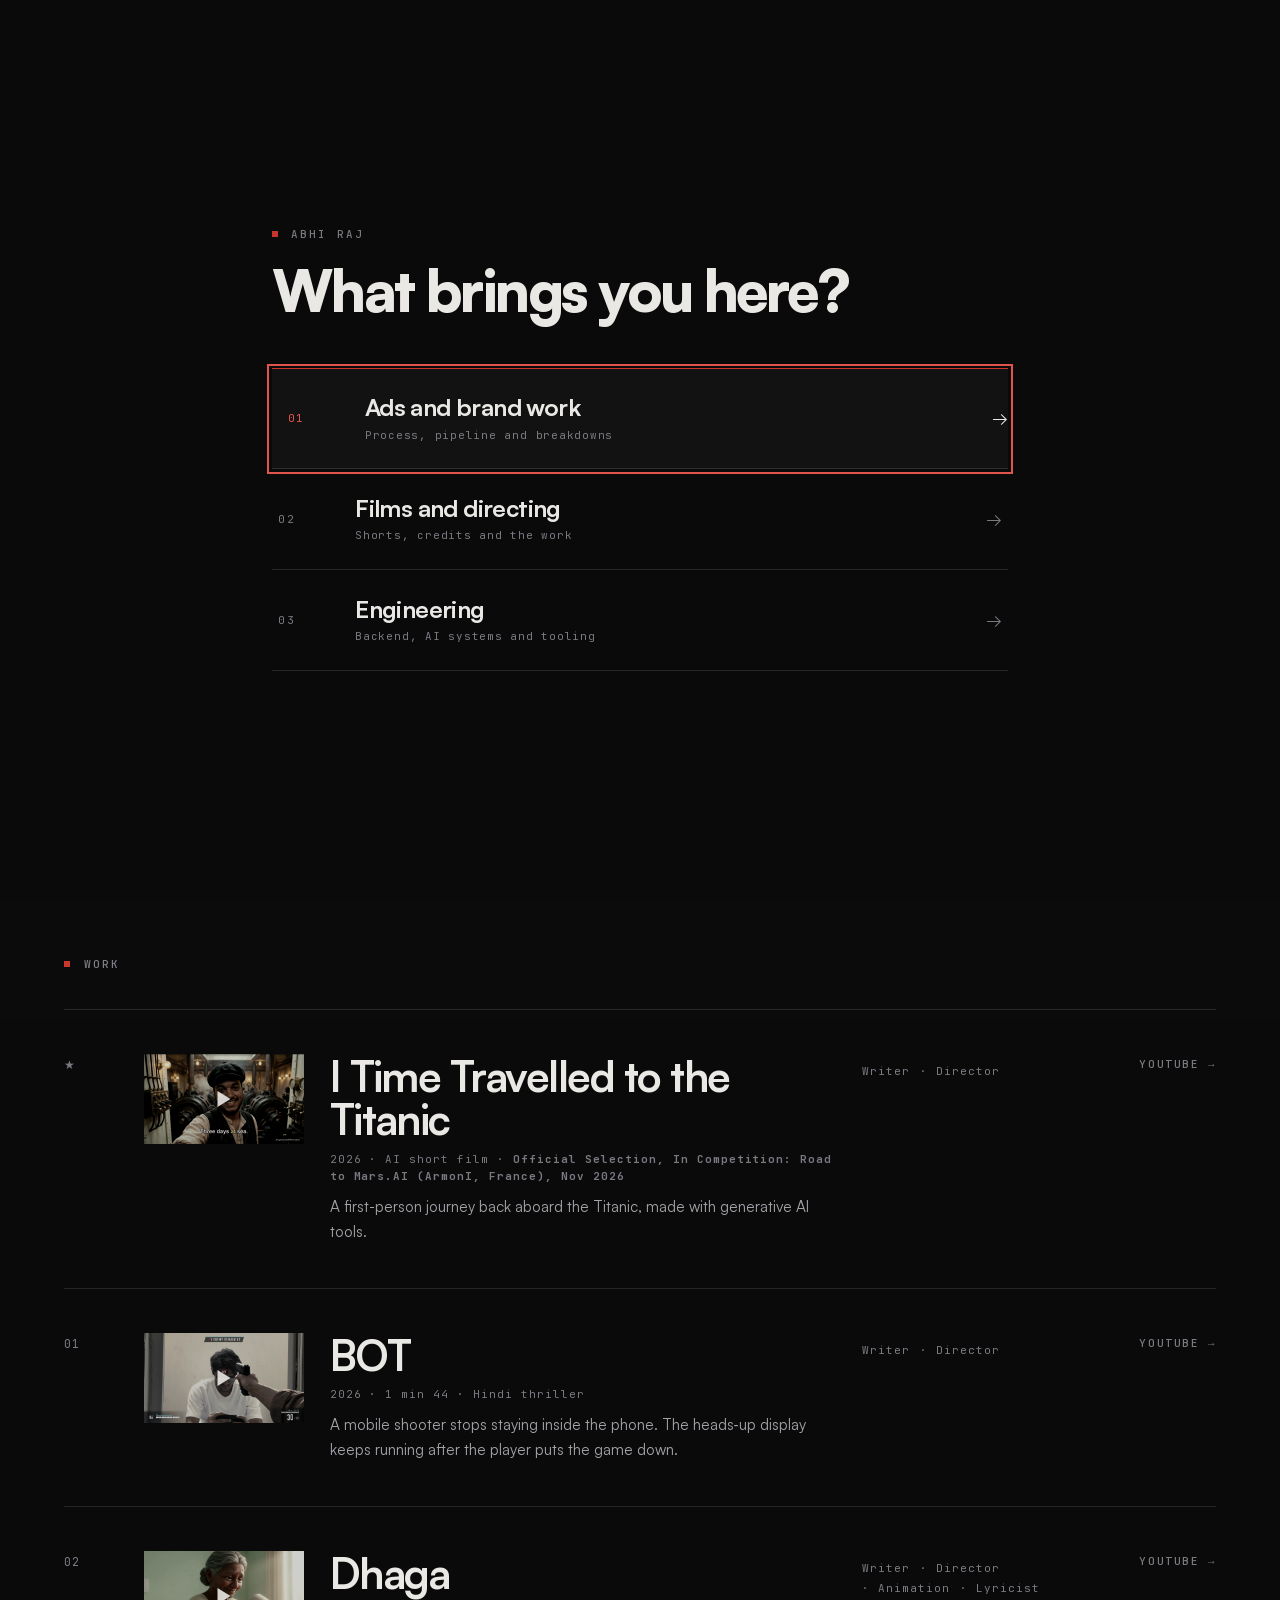
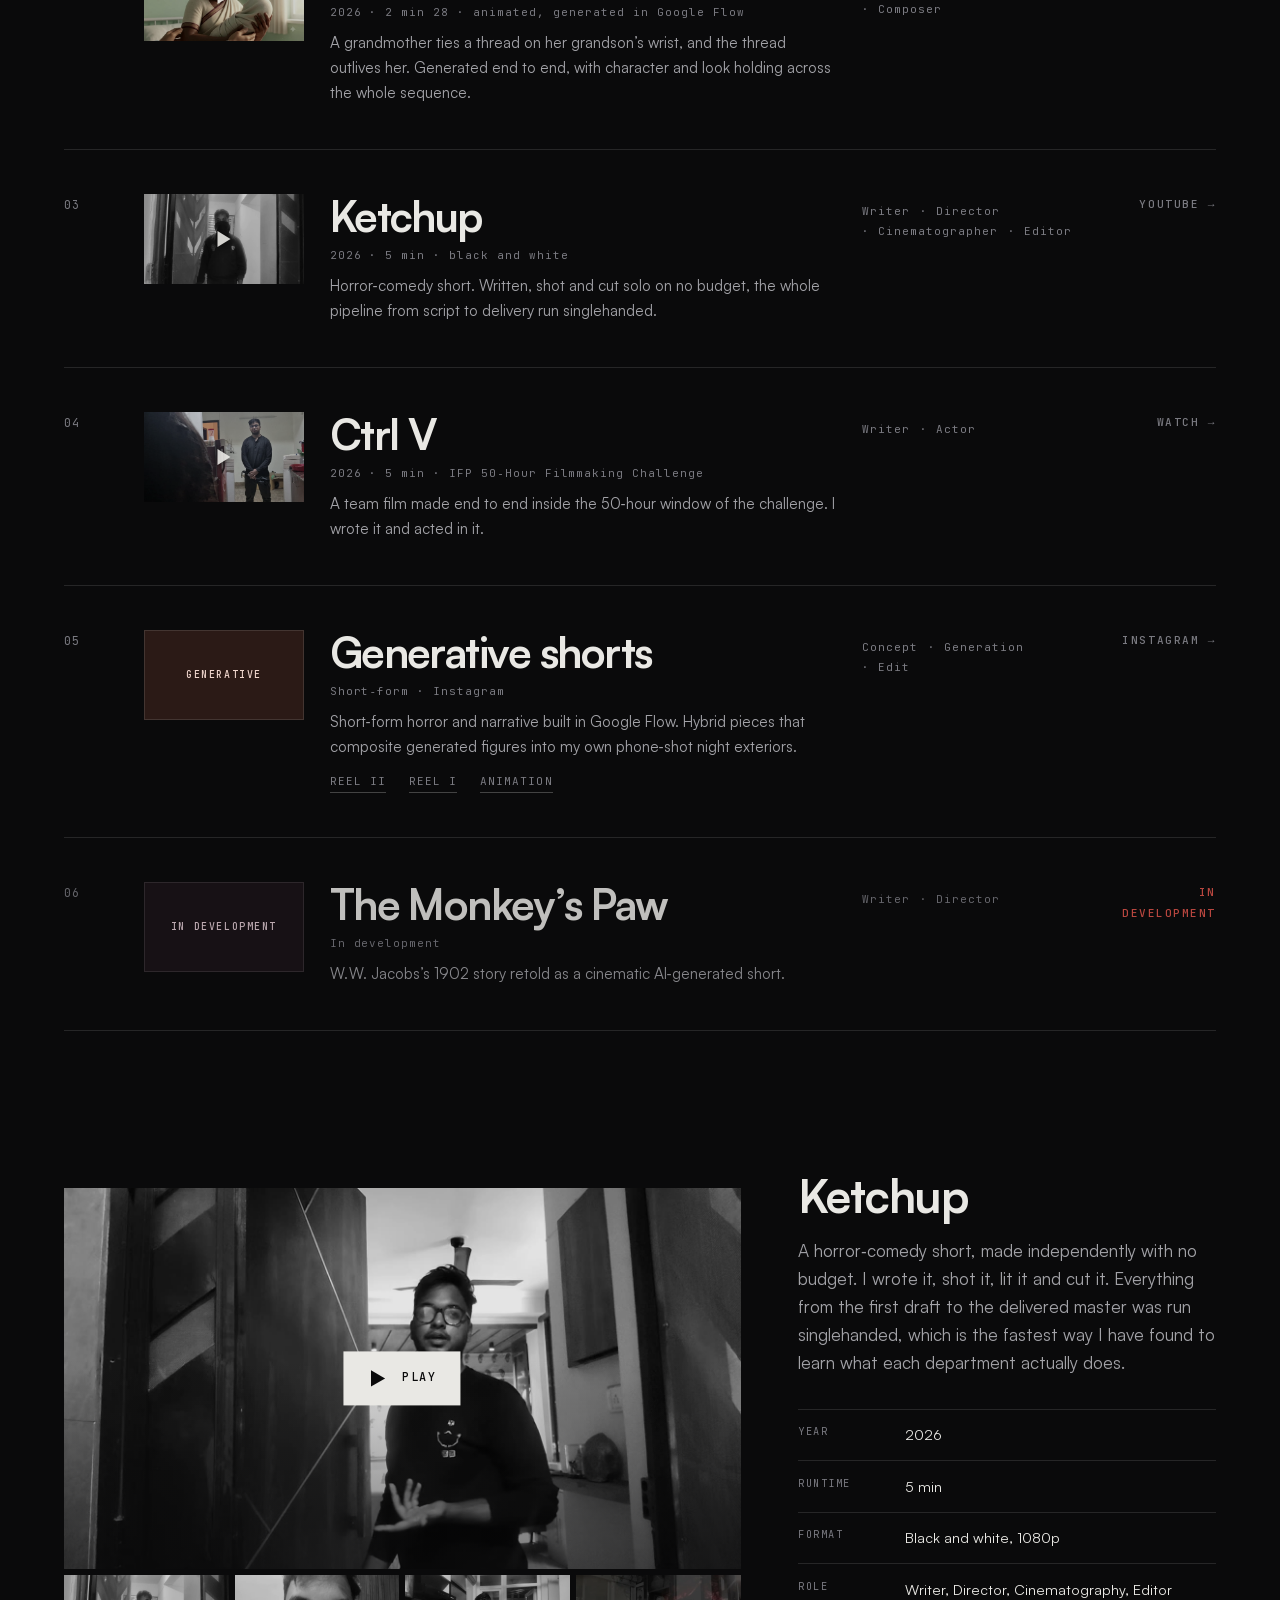
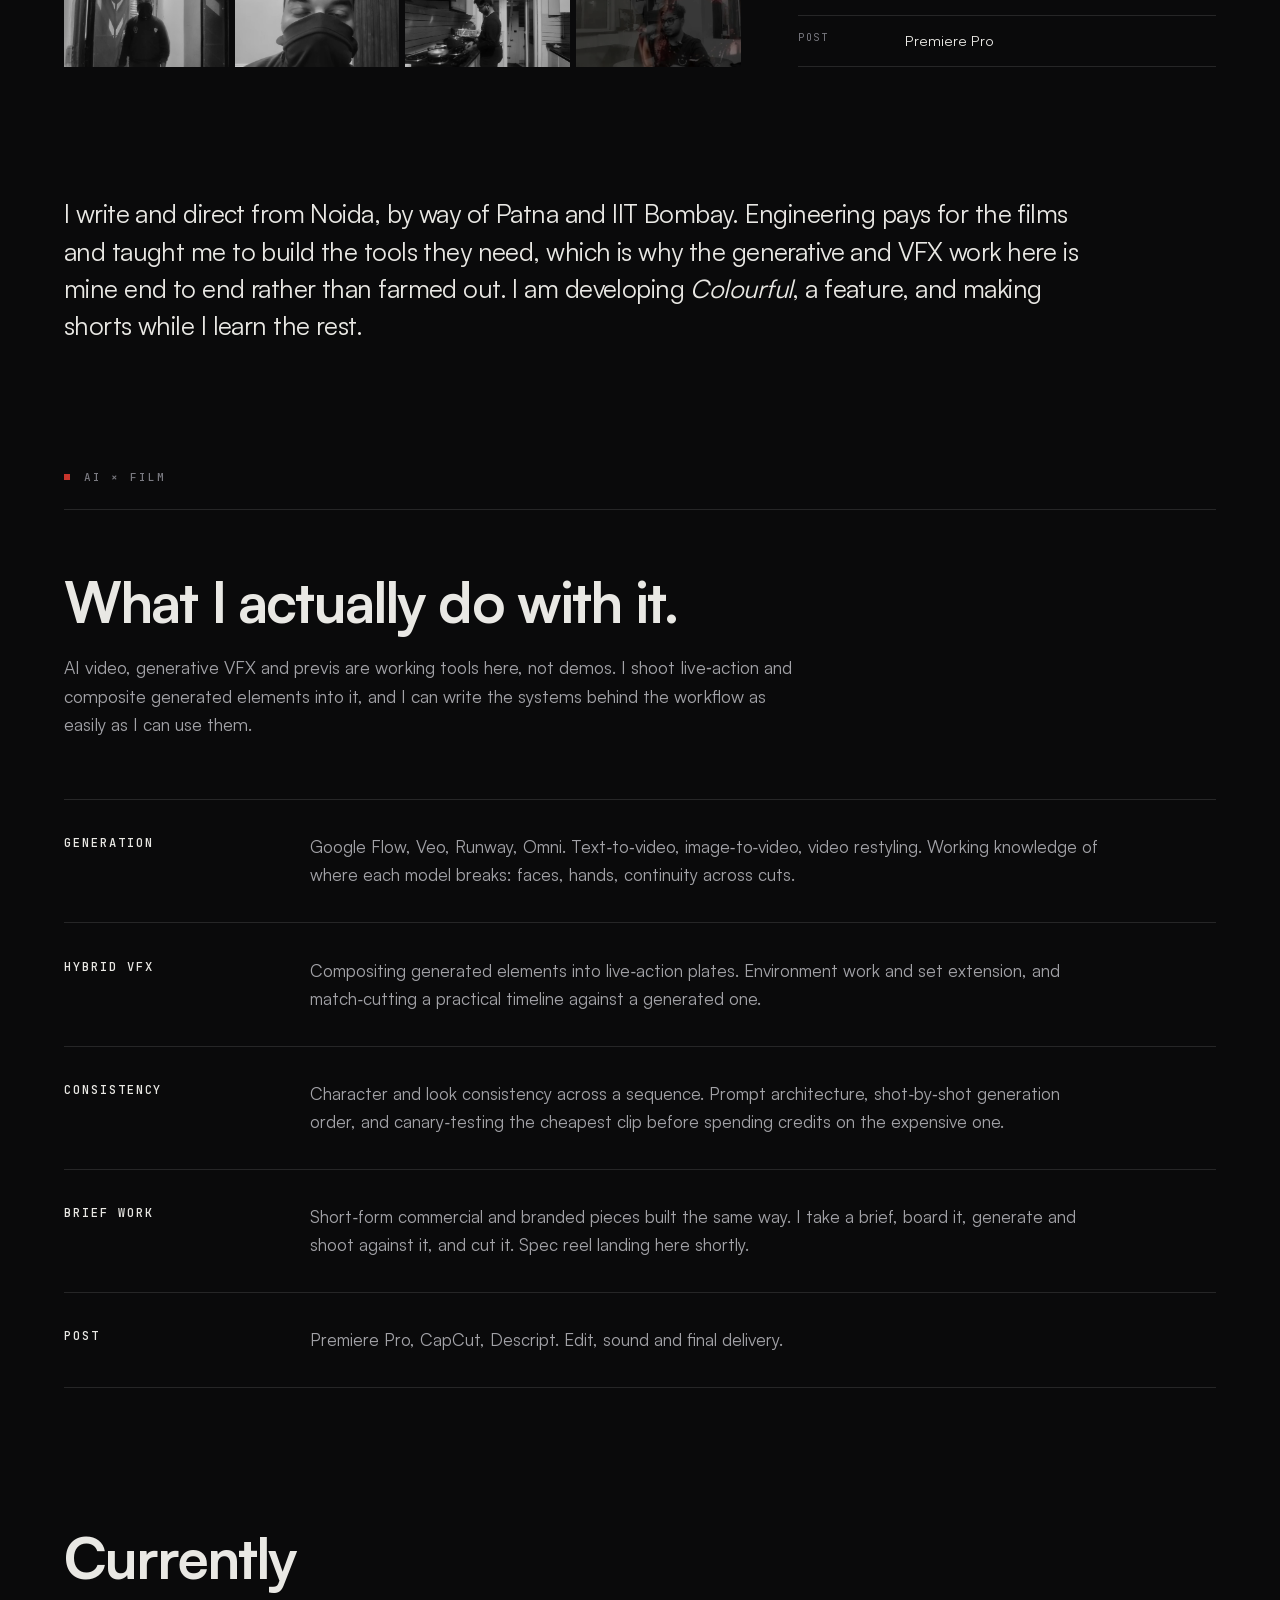
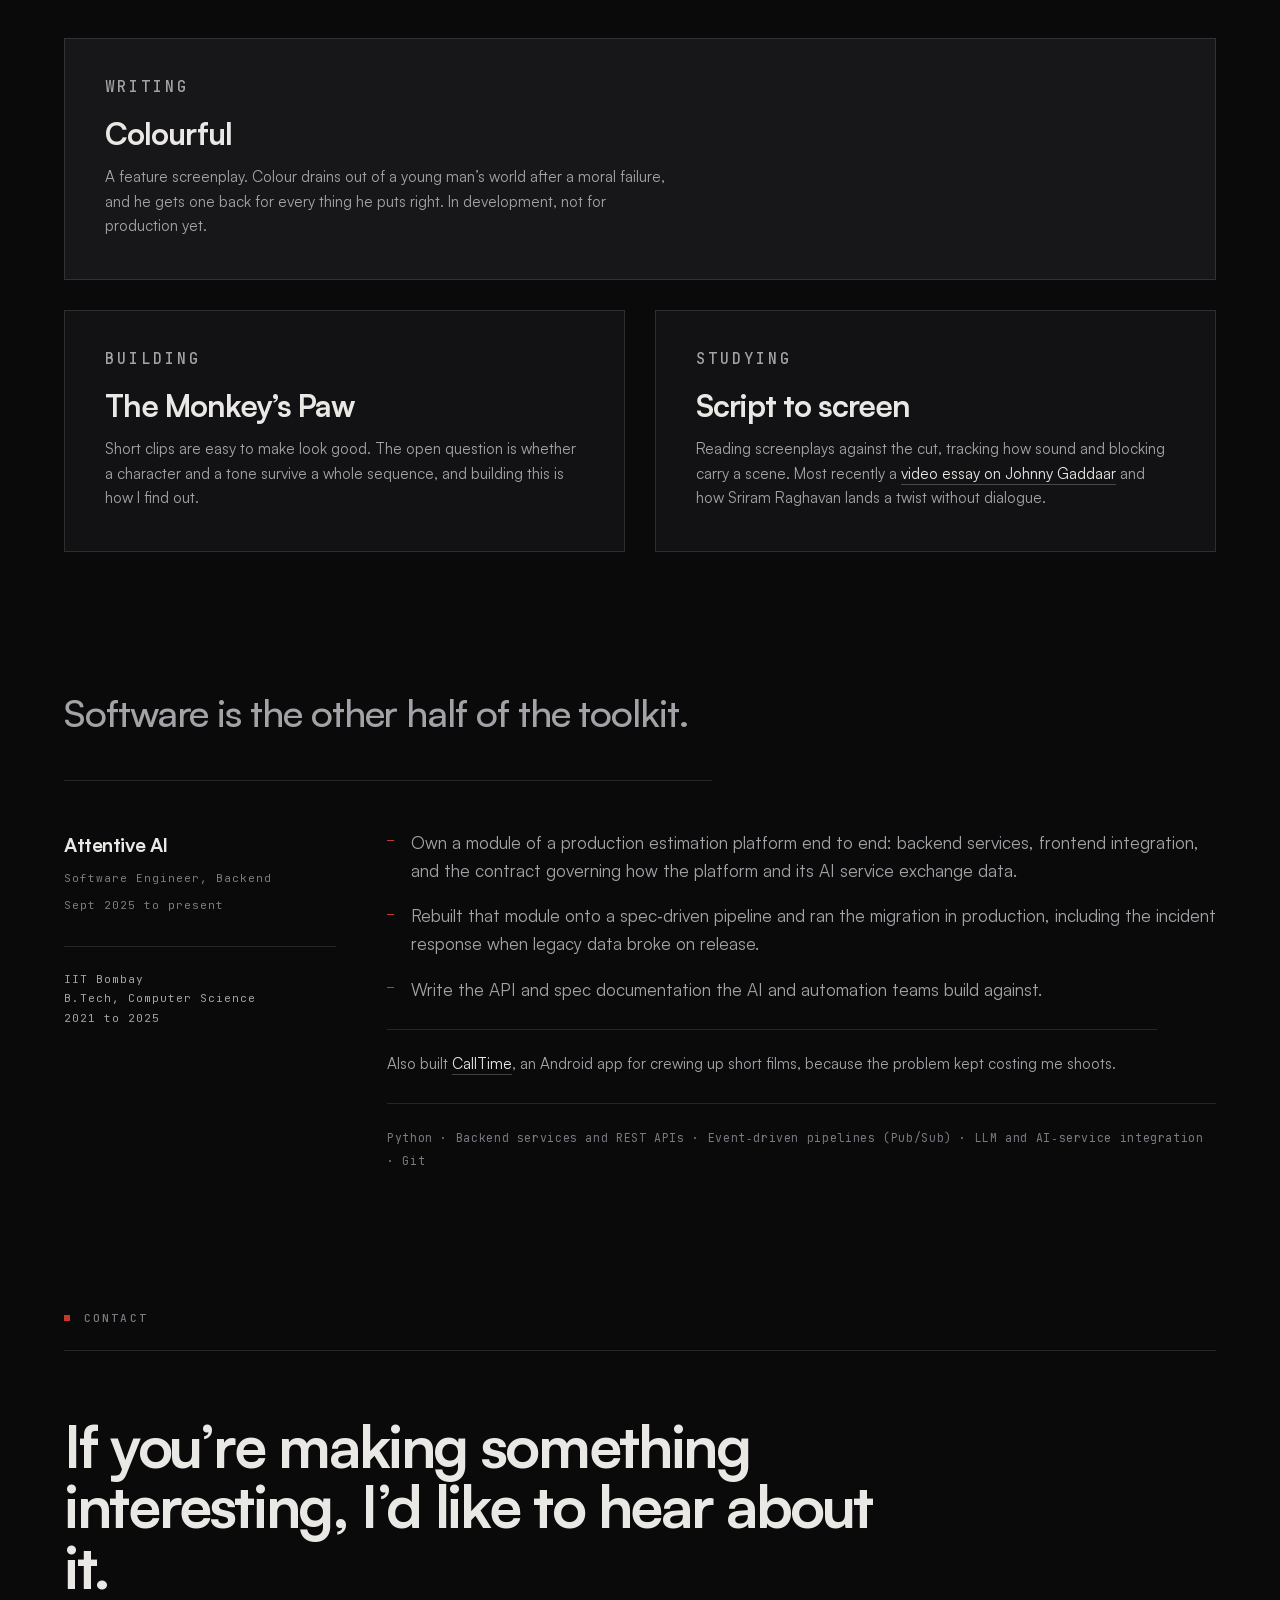
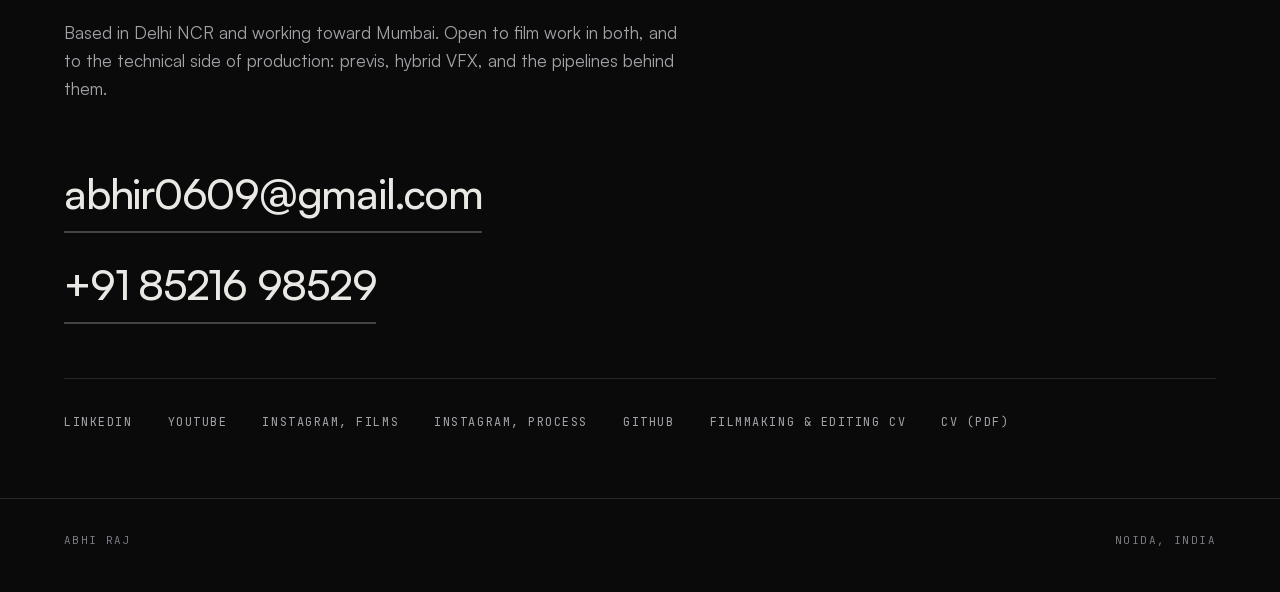
<file: index.html>
<!doctype html>
<html lang="en">
<head>
<meta charset="utf-8">
<meta name="viewport" content="width=device-width, initial-scale=1, viewport-fit=cover">
<title>Abhi Raj · Filmmaker</title>
<meta name="description" content="Abhi Raj writes and directs short films and builds the technology behind them. Ketchup, Ctrl V, generative shorts, hybrid VFX, and the production software underneath.">
<link rel="canonical" href="https://abhi7230.github.io/">
<meta name="author" content="Abhi Raj">
<meta name="theme-color" content="#0a0a0b">

<meta property="og:type" content="profile">
<meta property="og:site_name" content="Abhi Raj">
<meta property="og:title" content="Abhi Raj · Filmmaker">
<meta property="og:description" content="I direct films. I build the technology behind them. Short films, hybrid VFX, and the production software underneath.">
<meta property="og:url" content="https://abhi7230.github.io/">
<meta property="og:image" content="https://abhi7230.github.io/assets/img/og.jpg">
<meta property="og:image:width" content="1200">
<meta property="og:image:height" content="630">
<meta property="og:image:alt" content="Abhi Raj, filmmaker and software engineer.">
<meta name="twitter:card" content="summary_large_image">
<meta name="twitter:title" content="Abhi Raj · Filmmaker">
<meta name="twitter:description" content="I direct films. I build the technology behind them.">
<meta name="twitter:image" content="https://abhi7230.github.io/assets/img/og.jpg">

<link rel="icon" href="/favicon.svg" type="image/svg+xml">
<link rel="apple-touch-icon" href="/assets/img/apple-touch-icon.png">

<link rel="preload" as="image" href="/assets/img/ketchup-plate.jpg">
<link rel="preload" as="font" type="font/woff2" href="/assets/fonts/satoshi-900.woff2" crossorigin>
<link rel="preload" as="font" type="font/woff2" href="/assets/fonts/satoshi-400.woff2" crossorigin>
<link rel="preload" as="font" type="font/woff2" href="/assets/fonts/jetbrainsmono-latin.woff2" crossorigin>
<link rel="stylesheet" href="/assets/css/main.css">

<script type="application/ld+json">
{
  "@context": "https://schema.org",
  "@graph": [
    {
      "@type": "Person",
      "@id": "https://abhi7230.github.io/#abhi",
      "name": "Abhi Raj",
      "url": "https://abhi7230.github.io/",
      "jobTitle": "Filmmaker and Software Engineer",
      "email": "mailto:abhir0609@gmail.com",
      "telephone": "+91-85216-98529",
      "alumniOf": {
        "@type": "CollegeOrUniversity",
        "name": "Indian Institute of Technology Bombay"
      },
      "worksFor": { "@type": "Organization", "name": "Attentive AI" },
      "address": { "@type": "PostalAddress", "addressLocality": "Noida", "addressCountry": "IN" },
      "sameAs": [
        "https://www.linkedin.com/in/abhiraj-films",
        "https://www.instagram.com/abheeee_and_movies_/",
        "https://www.instagram.com/the_slow_creator/",
        "https://github.com/Abhi7230",
        "https://www.youtube.com/watch?v=grgffM9v0jU"
      ]
    },
    {
      "@type": "Movie",
      "name": "BOT",
      "alternateName": "BOT: One Enemy Remaining",
      "genre": ["Thriller"],
      "datePublished": "2026",
      "duration": "PT1M44S",
      "inLanguage": "hi",
      "url": "https://www.youtube.com/watch?v=LyB1DlqWCAY",
      "image": "https://abhi7230.github.io/assets/img/bot-01.jpg",
      "director": { "@id": "https://abhi7230.github.io/#abhi" },
      "author": { "@id": "https://abhi7230.github.io/#abhi" }
    },
    {
      "@type": "Movie",
      "name": "Dhaga",
      "genre": ["Animation", "Drama"],
      "datePublished": "2026",
      "duration": "PT2M28S",
      "url": "https://youtu.be/0nFsPWz3nNQ",
      "image": "https://abhi7230.github.io/assets/img/dhaga-01.jpg",
      "director": { "@id": "https://abhi7230.github.io/#abhi" },
      "author": { "@id": "https://abhi7230.github.io/#abhi" }
    },
    {
      "@type": "Movie",
      "name": "Ketchup",
      "genre": ["Horror", "Comedy"],
      "datePublished": "2026-05-23",
      "duration": "PT5M1S",
      "url": "https://www.youtube.com/watch?v=grgffM9v0jU",
      "image": "https://abhi7230.github.io/assets/img/ketchup-poster.jpg",
      "description": "A horror-comedy short written, shot and cut solo on no budget.",
      "director": { "@id": "https://abhi7230.github.io/#abhi" },
      "author": { "@id": "https://abhi7230.github.io/#abhi" },
      "editor": { "@id": "https://abhi7230.github.io/#abhi" }
    },
    {
      "@type": "Movie",
      "name": "Ctrl V",
      "datePublished": "2026",
      "image": "https://abhi7230.github.io/assets/img/ctrlv-02.jpg",
      "description": "A team film made end to end inside the 50-hour window of the IFP 50-Hour Filmmaking Challenge.",
      "author": { "@id": "https://abhi7230.github.io/#abhi" },
      "actor": { "@id": "https://abhi7230.github.io/#abhi" }
    }
  ]
}
</script>
<script>
(function(){
  try{
    if (localStorage.getItem('ar_gate_done') === '1') return;
  }catch(e){ return; }                       // private mode: never gate
  var q = location.search;
  if (/[?&]utm_/.test(q) || location.hash) return;   // outreach deep links skip the gate
  document.documentElement.className += ' gate-pending';
})();
</script>
<!-- Analytics: GoatCounter, cookieless, no consent banner required. -->
<script data-goatcounter="https://abhi7230.goatcounter.com/count"
        async src="https://gc.zgo.at/count.js"></script>
</head>
<body>
<div class="grain" aria-hidden="true"></div>

<a class="skip" href="#work">Skip to work</a>

<header class="nav">
  <a class="nav__brand" href="#top">
    <span class="nav__name">Abhi Raj</span>
    <span class="nav__role">Filmmaker · AI-assisted production · Software engineer</span>
  </a>
  <nav class="nav__links" aria-label="Sections">
    <a href="#work">Work</a>
    <a href="/ads/">For studios</a>
    <a href="#engineering">Engineering</a>
    <a href="#contact">Contact</a>
    <a href="https://drive.google.com/file/d/1RjrkVHz-QjIcMVz9qniMuO2P-XuHCMZy/view" target="_blank" rel="noopener">CV</a>
  </nav>
</header>

<main id="top">

  <!-- ─────────────  HERO  ───────────── -->
  <section class="hero">
    <div class="hero__text">
      <h1 class="hero__head">
        <span class="line"><span>I direct films.</span></span>
        <span class="line"><span>I build the technology</span></span>
        <span class="line"><span>behind them.</span></span>
      </h1>
      <p class="hero__sub">Short films, hybrid VFX, and the production software underneath.</p>
      <div class="hero__cta">
        <a class="cta-watch" href="#ketchup">
          <span class="cta-watch__rule" aria-hidden="true"></span>
          <span class="cta-watch__label">Watch Ketchup</span>
        </a>
        <a class="cta-quiet" href="https://drive.google.com/file/d/1RjrkVHz-QjIcMVz9qniMuO2P-XuHCMZy/view" target="_blank" rel="noopener">
          Download CV
          <span class="cta-quiet__rule" aria-hidden="true"></span>
        </a>
        <a class="cta-quiet" href="#contact">
          Get in touch
          <span class="cta-quiet__rule" aria-hidden="true"></span>
        </a>
      </div>
    </div>

    <figure class="hero__plate">
      <img src="/assets/img/ketchup-plate.jpg" width="810" height="982"
           alt="Poster for Ketchup, a horror-comedy short film written and directed by Abhi Raj."
           fetchpriority="high" decoding="async">
      <figcaption>Ketchup · horror&#8209;comedy short · 2026</figcaption>
    </figure>
  </section>

  <!-- ─────────────  SELECTED WORK  ───────────── -->
  <section id="work" class="work">
    <h2 class="label">Work</h2>

    <ol class="index" id="index">

      <li class="index__row">
        <div class="index__inner" data-preview="image" data-src="/assets/img/titanic-01.jpg">
          <span class="index__no">&#9733;</span>
          <figure class="index__thumb index__thumb--play">
            <img src="/assets/img/titanic-01.jpg" width="1000" height="562" loading="lazy" decoding="async"
                 alt="Title frame from I Time Travelled to the Titanic.">
          </figure>
          <div class="index__body">
            <h3 class="index__title"><a class="stretch" href="https://youtu.be/Hjf3RPFFW2g" target="_blank" rel="noopener">I Time Travelled to the Titanic</a></h3>
            <p class="index__meta">2026 · AI short film · <strong>Official Selection, In Competition: Road to Mars.AI (ArmonI, France), Nov 2026</strong></p>
            <p class="index__desc">A first-person journey back aboard the Titanic, made with generative AI tools.</p>
          </div>
          <p class="index__role"><span>Writer</span><span>Director</span></p>
          <span class="index__go" aria-hidden="true">YouTube <i>&#8594;</i></span>
        </div>
      </li>

      <li class="index__row">
        <div class="index__inner" data-preview="image" data-src="/assets/img/bot-02.jpg">
          <span class="index__no">01</span>
          <figure class="index__thumb index__thumb--play">
            <img src="/assets/img/bot-01.jpg" width="1000" height="562" loading="lazy" decoding="async"
                 alt="A game HUD reading ONE ENEMY REMAINING overlaid on a real room, from BOT.">
          </figure>
          <div class="index__body">
            <h3 class="index__title"><a class="stretch" href="https://www.youtube.com/watch?v=LyB1DlqWCAY" target="_blank" rel="noopener">BOT</a></h3>
            <p class="index__meta">2026 · 1 min 44 · Hindi thriller</p>
            <p class="index__desc">A mobile shooter stops staying inside the phone. The heads&#8209;up display keeps running after the player puts the game down.</p>
          </div>
          <p class="index__role"><span>Writer</span><span>Director</span></p>
          <span class="index__go" aria-hidden="true">YouTube <i>&#8594;</i></span>
        </div>
      </li>

      <li class="index__row">
        <div class="index__inner" data-preview="image" data-src="/assets/img/dhaga-02.jpg">
          <span class="index__no">02</span>
          <figure class="index__thumb index__thumb--play">
            <img src="/assets/img/dhaga-01.jpg" width="1000" height="562" loading="lazy" decoding="async"
                 alt="An animated grandmother smiling in warm light, from Dhaga.">
          </figure>
          <div class="index__body">
            <h3 class="index__title"><a class="stretch" href="https://youtu.be/0nFsPWz3nNQ" target="_blank" rel="noopener">Dhaga</a></h3>
            <p class="index__meta">2026 · 2 min 28 · animated, generated in Google Flow</p>
            <p class="index__desc">A grandmother ties a thread on her grandson&#8217;s wrist, and the thread outlives her. Generated end to end, with character and look holding across the whole sequence.</p>
          </div>
          <p class="index__role"><span>Writer</span><span>Director</span><span>Animation</span><span>Lyricist</span><span>Composer</span></p>
          <span class="index__go" aria-hidden="true">YouTube <i>&#8594;</i></span>
        </div>
      </li>

      <li class="index__row">
        <div class="index__inner" data-preview="image" data-src="/assets/img/ketchup-player.jpg">
          <span class="index__no">03</span>
          <figure class="index__thumb index__thumb--play">
            <img src="/assets/img/ketchup-01.jpg" width="1000" height="562" loading="lazy" decoding="async"
                 alt="A masked figure framed between two walls of hard diagonal light, from Ketchup.">
          </figure>
          <div class="index__body">
            <h3 class="index__title"><a class="stretch" href="https://www.youtube.com/watch?v=grgffM9v0jU" target="_blank" rel="noopener">Ketchup</a></h3>
            <p class="index__meta">2026 · 5 min · black and white</p>
            <p class="index__desc">Horror&#8209;comedy short. Written, shot and cut solo on no budget, the whole pipeline from script to delivery run singlehanded.</p>
          </div>
          <p class="index__role"><span>Writer</span><span>Director</span><span>Cinematographer</span><span>Editor</span></p>
          <span class="index__go" aria-hidden="true">YouTube <i>&#8594;</i></span>
        </div>
      </li>

      <li class="index__row">
        <div class="index__inner" data-preview="image" data-src="/assets/img/ctrlv-01.jpg">
          <span class="index__no">04</span>
          <figure class="index__thumb index__thumb--play">
            <img src="/assets/img/ctrlv-02.jpg" width="1000" height="562" loading="lazy" decoding="async"
                 alt="A figure standing alone in a kitchen, from Ctrl V.">
          </figure>
          <div class="index__body">
            <h3 class="index__title"><a class="stretch" href="https://drive.google.com/file/d/1kriOBLqGtWggZw4FvXrQu2x0gPrDA3r1/view" target="_blank" rel="noopener">Ctrl V</a></h3>
            <p class="index__meta">2026 · 5 min · IFP 50&#8209;Hour Filmmaking Challenge</p>
            <p class="index__desc">A team film made end to end inside the 50&#8209;hour window of the challenge. I wrote it and acted in it.</p>
          </div>
          <p class="index__role"><span>Writer</span><span>Actor</span></p>
          <span class="index__go" aria-hidden="true">Watch <i>&#8594;</i></span>
        </div>
      </li>

      <li class="index__row">
        <div class="index__inner" data-preview="plate" data-plate="Generative" data-tint="warm">
          <span class="index__no">05</span>
          <figure class="index__thumb index__thumb--plate" data-tint="warm" aria-hidden="true"><span>Generative</span></figure>
          <div class="index__body">
            <h3 class="index__title"><a class="stretch" href="https://www.instagram.com/p/DdN9OC2Kr0C/" target="_blank" rel="noopener">Generative shorts</a></h3>
            <p class="index__meta">Short&#8209;form · Instagram</p>
            <p class="index__desc">Short&#8209;form horror and narrative built in Google Flow. Hybrid pieces that composite generated figures into my own phone&#8209;shot night exteriors.</p>
            <p class="index__more">
              <a href="https://www.instagram.com/p/DdN9OC2Kr0C/" target="_blank" rel="noopener">Reel II</a>
              <a href="https://www.instagram.com/p/DdLaEwnIu31/" target="_blank" rel="noopener">Reel I</a>
              <a href="https://www.instagram.com/p/DbQ5Ks_qtAa/" target="_blank" rel="noopener">Animation</a>
            </p>
          </div>
          <p class="index__role"><span>Concept</span><span>Generation</span><span>Edit</span></p>
          <span class="index__go" aria-hidden="true">Instagram <i>&#8594;</i></span>
        </div>
      </li>

      <li class="index__row index__row--wip">
        <div class="index__inner" data-preview="plate" data-plate="Monkey&#8217;s Paw" data-tint="deep">
          <span class="index__no">06</span>
          <figure class="index__thumb index__thumb--plate" data-tint="deep" aria-hidden="true"><span>In development</span></figure>
          <div class="index__body">
            <h3 class="index__title">The Monkey&#8217;s Paw</h3>
            <p class="index__meta">In development</p>
            <p class="index__desc">W.&#8202;W. Jacobs&#8217;s 1902 story retold as a cinematic AI&#8209;generated short.</p>
          </div>
          <p class="index__role"><span>Writer</span><span>Director</span></p>
          <span class="index__go index__go--static" aria-hidden="true">In development</span>
        </div>
      </li>

    </ol>
  </section>

  <!-- ─────────────  KETCHUP FEATURE  ───────────── -->
  <section id="ketchup" class="feature">
    <div class="feature__player">
      <div class="lite-yt" id="lite-yt" data-id="grgffM9v0jU" role="button" tabindex="0"
           aria-label="Play Ketchup, a horror-comedy short film, on YouTube">
        <img src="/assets/img/ketchup-player.jpg" width="1400" height="788"
             alt="Abhi Raj mid-speech in a lit doorway, hand raised, from Ketchup."
             loading="lazy" decoding="async">
        <span class="lite-yt__scrim" aria-hidden="true"></span>
        <span class="lite-yt__play" aria-hidden="true">
          <svg viewBox="0 0 24 24" width="26" height="26" aria-hidden="true"><path d="M7 4.5v15l13-7.5z" fill="currentColor"/></svg>
          <b>Play</b>
        </span>
      </div>

      <ul class="strip" aria-label="Frames from Ketchup">
        <li><img src="/assets/img/ketchup-01.jpg" width="1000" height="562" loading="lazy" decoding="async"
                 alt="A masked figure framed between two walls of hard diagonal light."></li>
        <li><img src="/assets/img/ketchup-02.jpg" width="1000" height="562" loading="lazy" decoding="async"
                 alt="Extreme close-up on the eyes above a pulled-up mask."></li>
        <li><img src="/assets/img/ketchup-03.jpg" width="1000" height="562" loading="lazy" decoding="async"
                 alt="Wide shot of a figure cooking at a stove in a narrow kitchen."></li>
        <li><img src="/assets/img/ketchup-04.jpg" width="1000" height="562" loading="lazy" decoding="async"
                 alt="The film breaks into red as blood washes across the frame."></li>
      </ul>
    </div>
    <div class="feature__note">
      <h2>Ketchup</h2>
      <p>A horror&#8209;comedy short, made independently with no budget. I wrote it, shot it, lit it and cut it. Everything from the first draft to the delivered master was run singlehanded, which is the fastest way I have found to learn what each department actually does.</p>
      <dl class="spec">
        <div><dt>Year</dt><dd>2026</dd></div>
        <div><dt>Runtime</dt><dd>5 min</dd></div>
        <div><dt>Format</dt><dd>Black and white, 1080p</dd></div>
        <div><dt>Role</dt><dd>Writer, Director, Cinematography, Editor</dd></div>
        <div><dt>Post</dt><dd>Premiere Pro</dd></div>
      </dl>
    </div>
  </section>

  <!-- ─────────────  ABOUT  ───────────── -->
  <section id="about" class="about">
    <p class="about__text">I write and direct from Noida, by way of Patna and IIT Bombay. Engineering pays for the films and taught me to build the tools they need, which is why the generative and VFX work here is mine end to end rather than farmed out. I am developing <em>Colourful</em>, a feature, and making shorts while I learn the rest.</p>
  </section>

  <!-- ─────────────  AI × FILM  ───────────── -->
  <section id="ai" class="ai">
    <p class="label">AI × Film</p>
    <h2 class="ai__head">What I actually do with it.</h2>
    <p class="ai__lede">AI video, generative VFX and previs are working tools here, not demos. I shoot live&#8209;action and composite generated elements into it, and I can write the systems behind the workflow as easily as I can use them.</p>

    <dl class="rows">
      <div class="rows__row">
        <dt>Generation</dt>
        <dd>Google Flow, Veo, Runway, Omni. Text&#8209;to&#8209;video, image&#8209;to&#8209;video, video restyling. Working knowledge of where each model breaks: faces, hands, continuity across cuts.</dd>
      </div>
      <div class="rows__row">
        <dt>Hybrid VFX</dt>
        <dd>Compositing generated elements into live&#8209;action plates. Environment work and set extension, and match&#8209;cutting a practical timeline against a generated one.</dd>
      </div>
      <div class="rows__row">
        <dt>Consistency</dt>
        <dd>Character and look consistency across a sequence. Prompt architecture, shot&#8209;by&#8209;shot generation order, and canary&#8209;testing the cheapest clip before spending credits on the expensive one.</dd>
      </div>
      <div class="rows__row">
        <dt>Brief work</dt>
        <dd>Short&#8209;form commercial and branded pieces built the same way. I take a brief, board it, generate and shoot against it, and cut it. Spec reel landing here shortly.</dd>
      </div>
      <div class="rows__row">
        <dt>Post</dt>
        <dd>Premiere Pro, CapCut, Descript. Edit, sound and final delivery.</dd>
      </div>
    </dl>
  </section>


  <!-- ─────────────  CURRENTLY  ───────────── -->
  <section class="now">
    <h2 class="now__head">Currently</h2>
    <div class="now__grid">
      <article class="card card--lead">
        <p class="card__kicker">Writing</p>
        <h3>Colourful</h3>
        <p>A feature screenplay. Colour drains out of a young man&#8217;s world after a moral failure, and he gets one back for every thing he puts right. In development, not for production yet.</p>
      </article>
      <article class="card">
        <p class="card__kicker">Building</p>
        <h3>The Monkey&#8217;s Paw</h3>
        <p>Short clips are easy to make look good. The open question is whether a character and a tone survive a whole sequence, and building this is how I find out.</p>
      </article>
      <article class="card">
        <p class="card__kicker">Studying</p>
        <h3>Script to screen</h3>
        <p>Reading screenplays against the cut, tracking how sound and blocking carry a scene. Most recently a <a href="https://www.youtube.com/watch?v=7e3J0M62_P4" target="_blank" rel="noopener">video essay on Johnny Gaddaar</a> and how Sriram Raghavan lands a twist without dialogue.</p>
      </article>
    </div>
  </section>

  <!-- ─────────────  ENGINEERING  ───────────── -->
  <section id="engineering" class="eng">
    <h2 class="eng__head">Software is the other half of the toolkit.</h2>
    <div class="eng__grid">
      <div class="eng__rail">
        <p class="eng__co">Attentive AI</p>
        <p class="eng__meta">Software Engineer, Backend</p>
        <p class="eng__meta">Sept 2025 to present</p>
        <p class="eng__meta eng__meta--edu">IIT Bombay<br>B.Tech, Computer Science<br>2021 to 2025</p>
      </div>
      <div class="eng__body">
        <ul>
          <li>Own a module of a production estimation platform end to end: backend services, frontend integration, and the contract governing how the platform and its AI service exchange data.</li>
          <li>Rebuilt that module onto a spec&#8209;driven pipeline and ran the migration in production, including the incident response when legacy data broke on release.</li>
          <li>Write the API and spec documentation the AI and automation teams build against.</li>
        </ul>
        <p class="eng__also">Also built <a href="https://github.com/Abhi7230/TINDER_FOR_FILMMAKERS" target="_blank" rel="noopener">CallTime</a>, an Android app for crewing up short films, because the problem kept costing me shoots.</p>
      <p class="stack">Python · Backend services and REST APIs · Event&#8209;driven pipelines (Pub/Sub) · LLM and AI&#8209;service integration · Git</p>
      </div>
    </div>
  </section>

  <!-- ─────────────  CONTACT  ───────────── -->
  <section id="contact" class="contact">
    <p class="label">Contact</p>
    <h2 class="contact__head">If you&#8217;re making something interesting, I&#8217;d like to hear about it.</h2>
    <p class="contact__sub">Based in Delhi NCR and working toward Mumbai. Open to film work in both, and to the technical side of production: previs, hybrid VFX, and the pipelines behind them.</p>

    <div class="direct">
      <a class="mailto" href="mailto:abhir0609@gmail.com">
        <span>abhir0609@gmail.com</span>
        <span class="mailto__rule" aria-hidden="true"></span>
      </a>
      <a class="mailto" href="tel:+918521698529">
        <span>+91 85216 98529</span>
        <span class="mailto__rule" aria-hidden="true"></span>
      </a>
    </div>

    <ul class="elsewhere">
      <li><a href="https://www.linkedin.com/in/abhiraj-films" target="_blank" rel="noopener">LinkedIn</a></li>
      <li><a href="https://www.youtube.com/watch?v=grgffM9v0jU" target="_blank" rel="noopener">YouTube</a></li>
      <li><a href="https://www.instagram.com/abheeee_and_movies_/" target="_blank" rel="noopener">Instagram, films</a></li>
      <li><a href="https://www.instagram.com/the_slow_creator/" target="_blank" rel="noopener">Instagram, process</a></li>
      <li><a href="https://github.com/Abhi7230" target="_blank" rel="noopener">GitHub</a></li>
      <li><a href="https://drive.google.com/file/d/1RjrkVHz-QjIcMVz9qniMuO2P-XuHCMZy/view" target="_blank" rel="noopener">Filmmaking &amp; Editing CV</a></li>
      <li><a href="/assets/abhi-raj-filmmaker-cv.pdf" download="Abhi-Raj-Filmmaker-Editor-CV.pdf">CV (PDF)</a></li>
    </ul>
  </section>

</main>

<footer class="foot">
  <p>Abhi Raj</p>
  <p>Noida, India</p>
</footer>

<div class="preview" id="preview" aria-hidden="true">
  <img class="preview__img" alt="" id="previewImg">
  <span class="preview__plate" id="previewPlate"></span>
</div>


<div class="gate" id="gate" role="dialog" aria-modal="true" aria-labelledby="gate-q" hidden>
  <div class="gate__inner">
    <p class="gate__eyebrow">Abhi Raj</p>
    <h2 class="gate__q" id="gate-q">What brings you here?</h2>
    <ul class="gate__opts">
      <li>
        <a class="gate__opt" href="/ads/" data-choose>
          <span class="gate__n">01</span>
          <span class="gate__t"><b>Ads and brand work</b><i>Process, pipeline and breakdowns</i></span>
          <span class="gate__arrow" aria-hidden="true">&#8594;</span>
        </a>
      </li>
      <li>
        <button class="gate__opt" type="button" data-stay>
          <span class="gate__n">02</span>
          <span class="gate__t"><b>Films and directing</b><i>Shorts, credits and the work</i></span>
          <span class="gate__arrow" aria-hidden="true">&#8594;</span>
        </button>
      </li>
      <li>
        <a class="gate__opt" href="#engineering" data-stay>
          <span class="gate__n">03</span>
          <span class="gate__t"><b>Engineering</b><i>Backend, AI systems and tooling</i></span>
          <span class="gate__arrow" aria-hidden="true">&#8594;</span>
        </a>
      </li>
    </ul>
  </div>
</div>

<script src="/assets/js/main.js" defer></script>
</body>
</html>
</file>
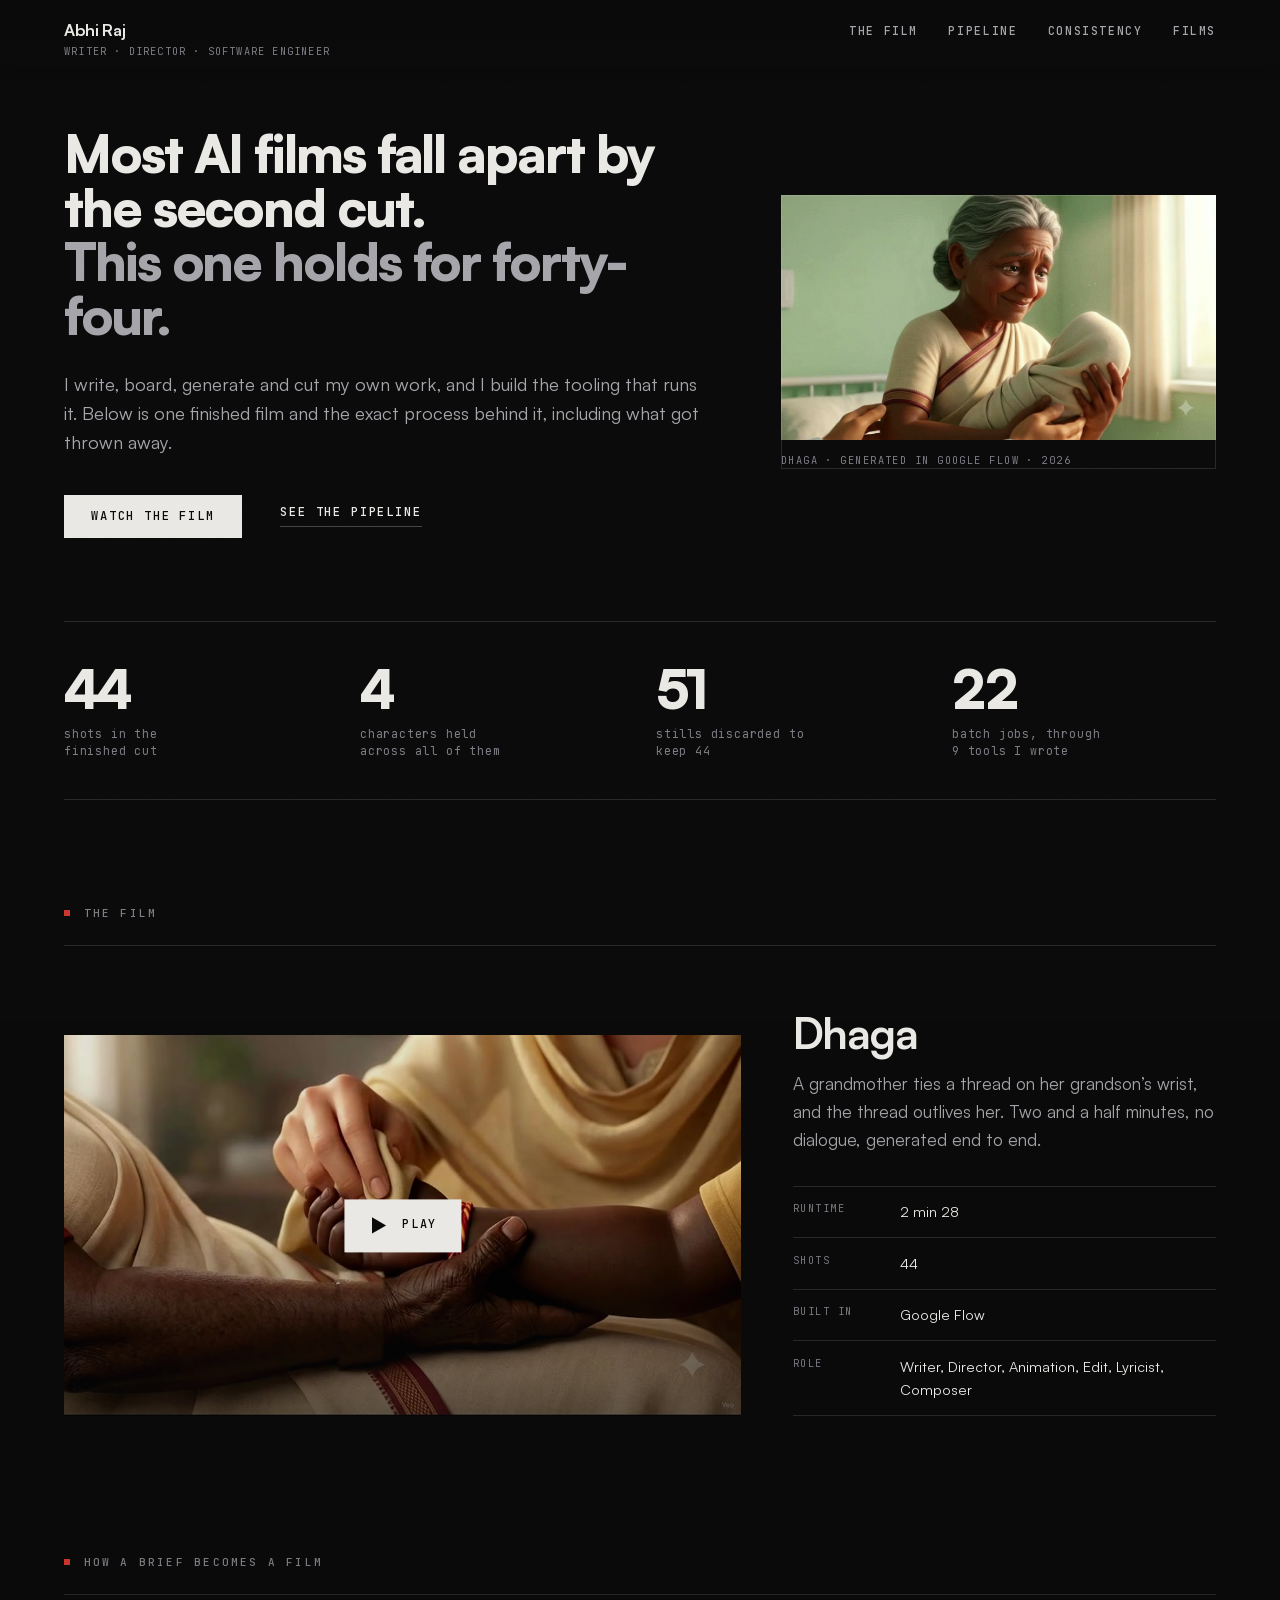
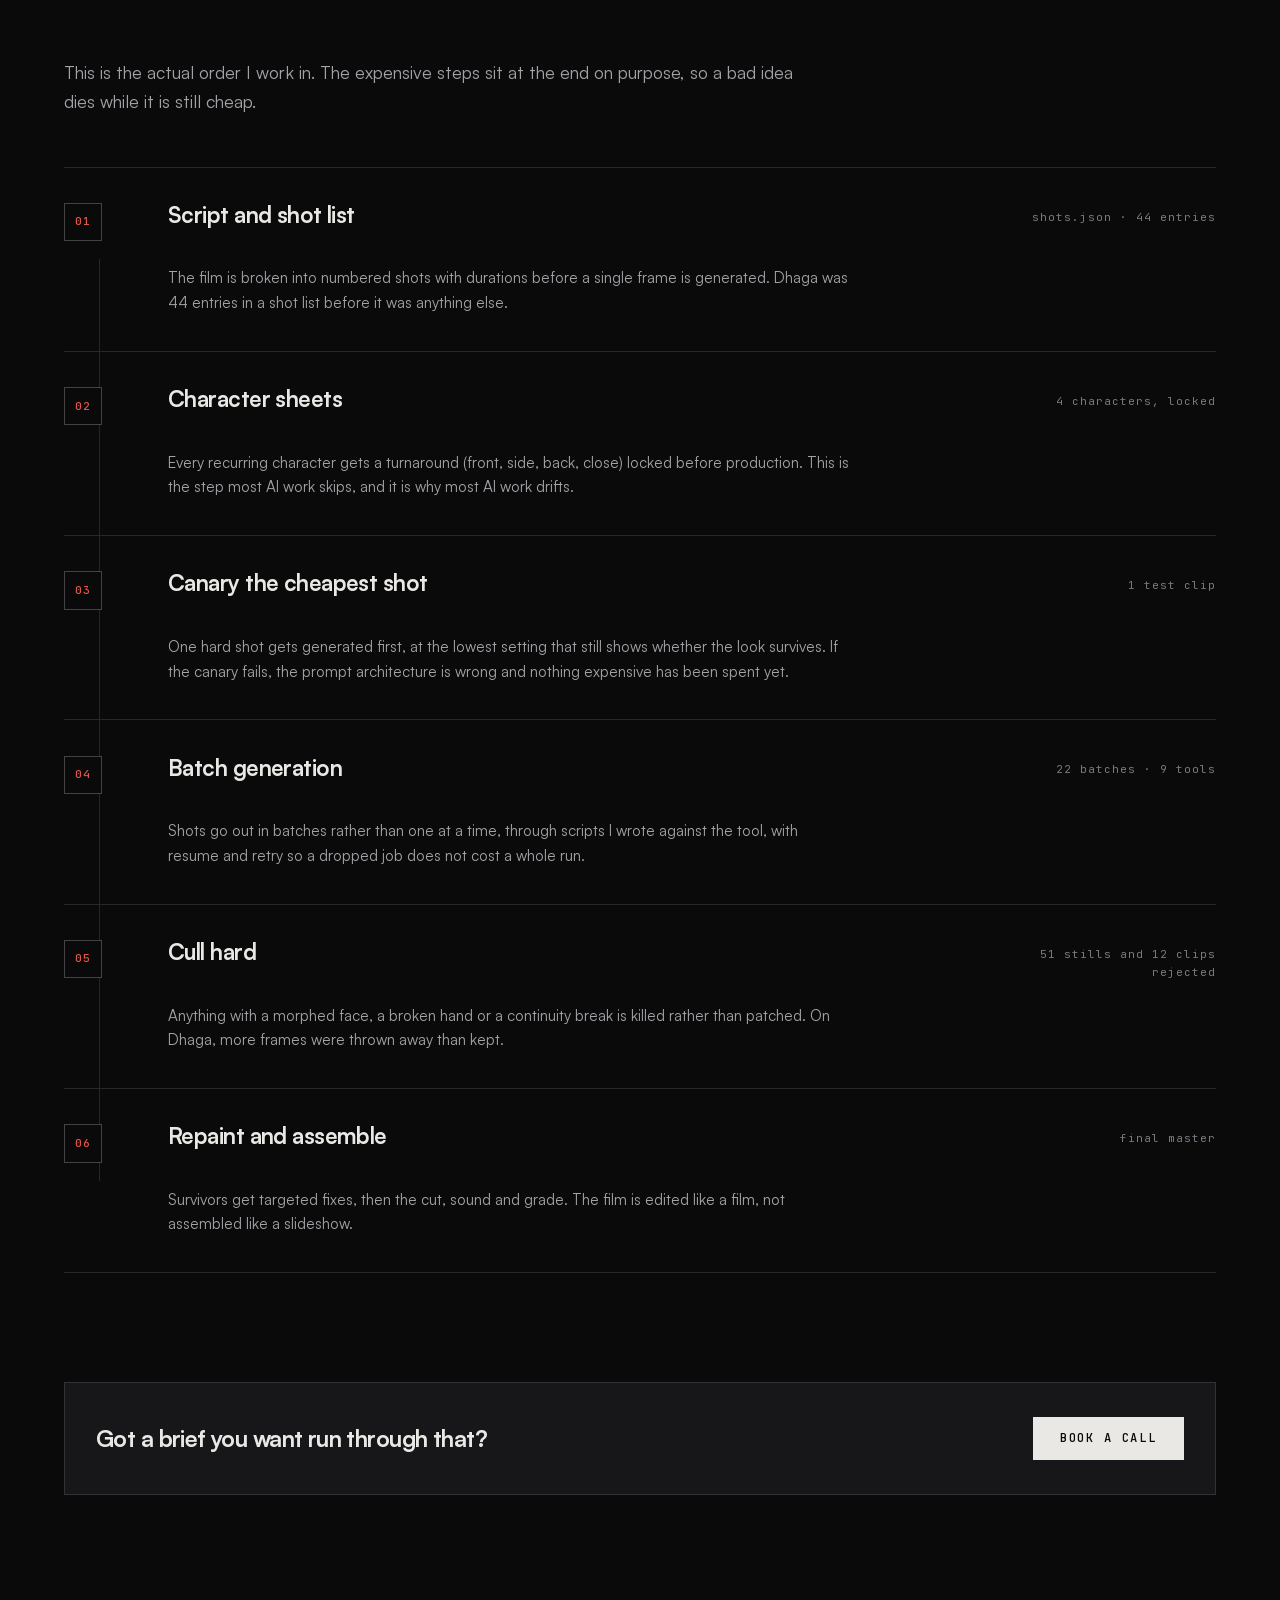
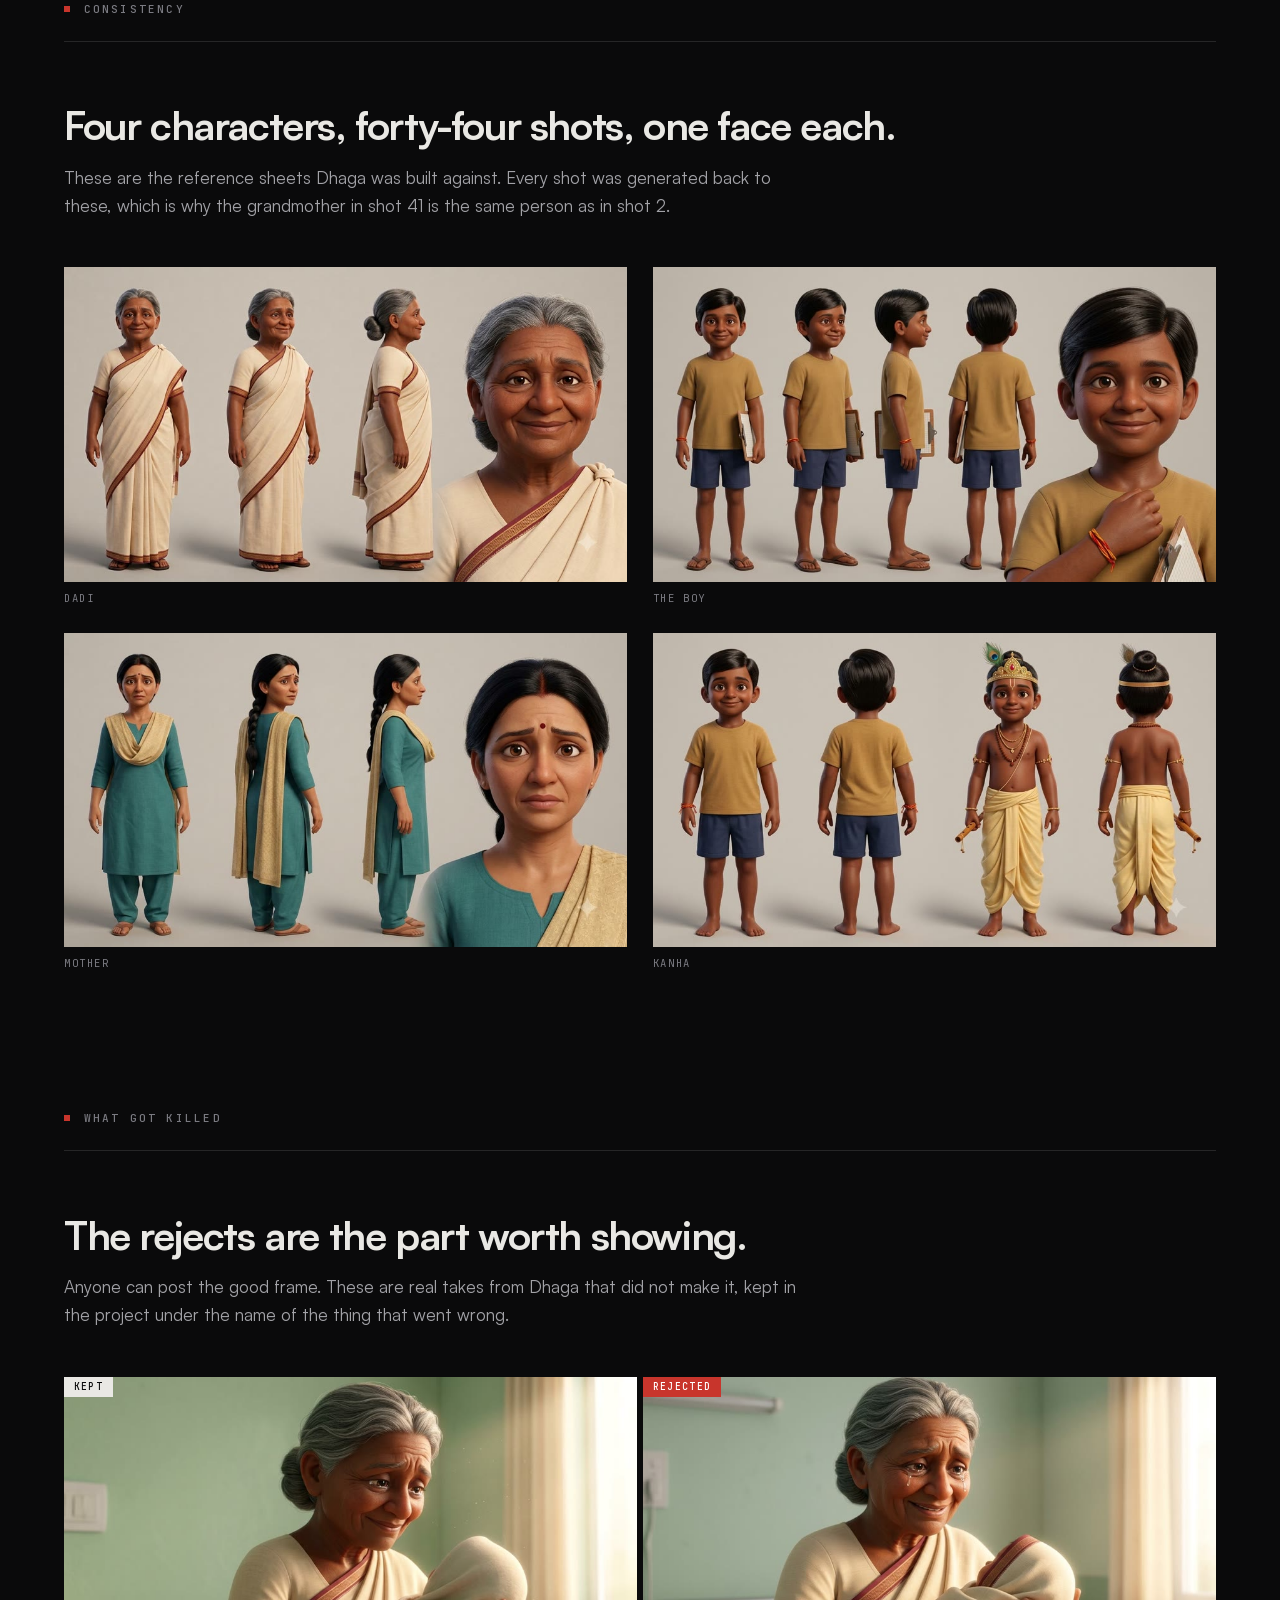
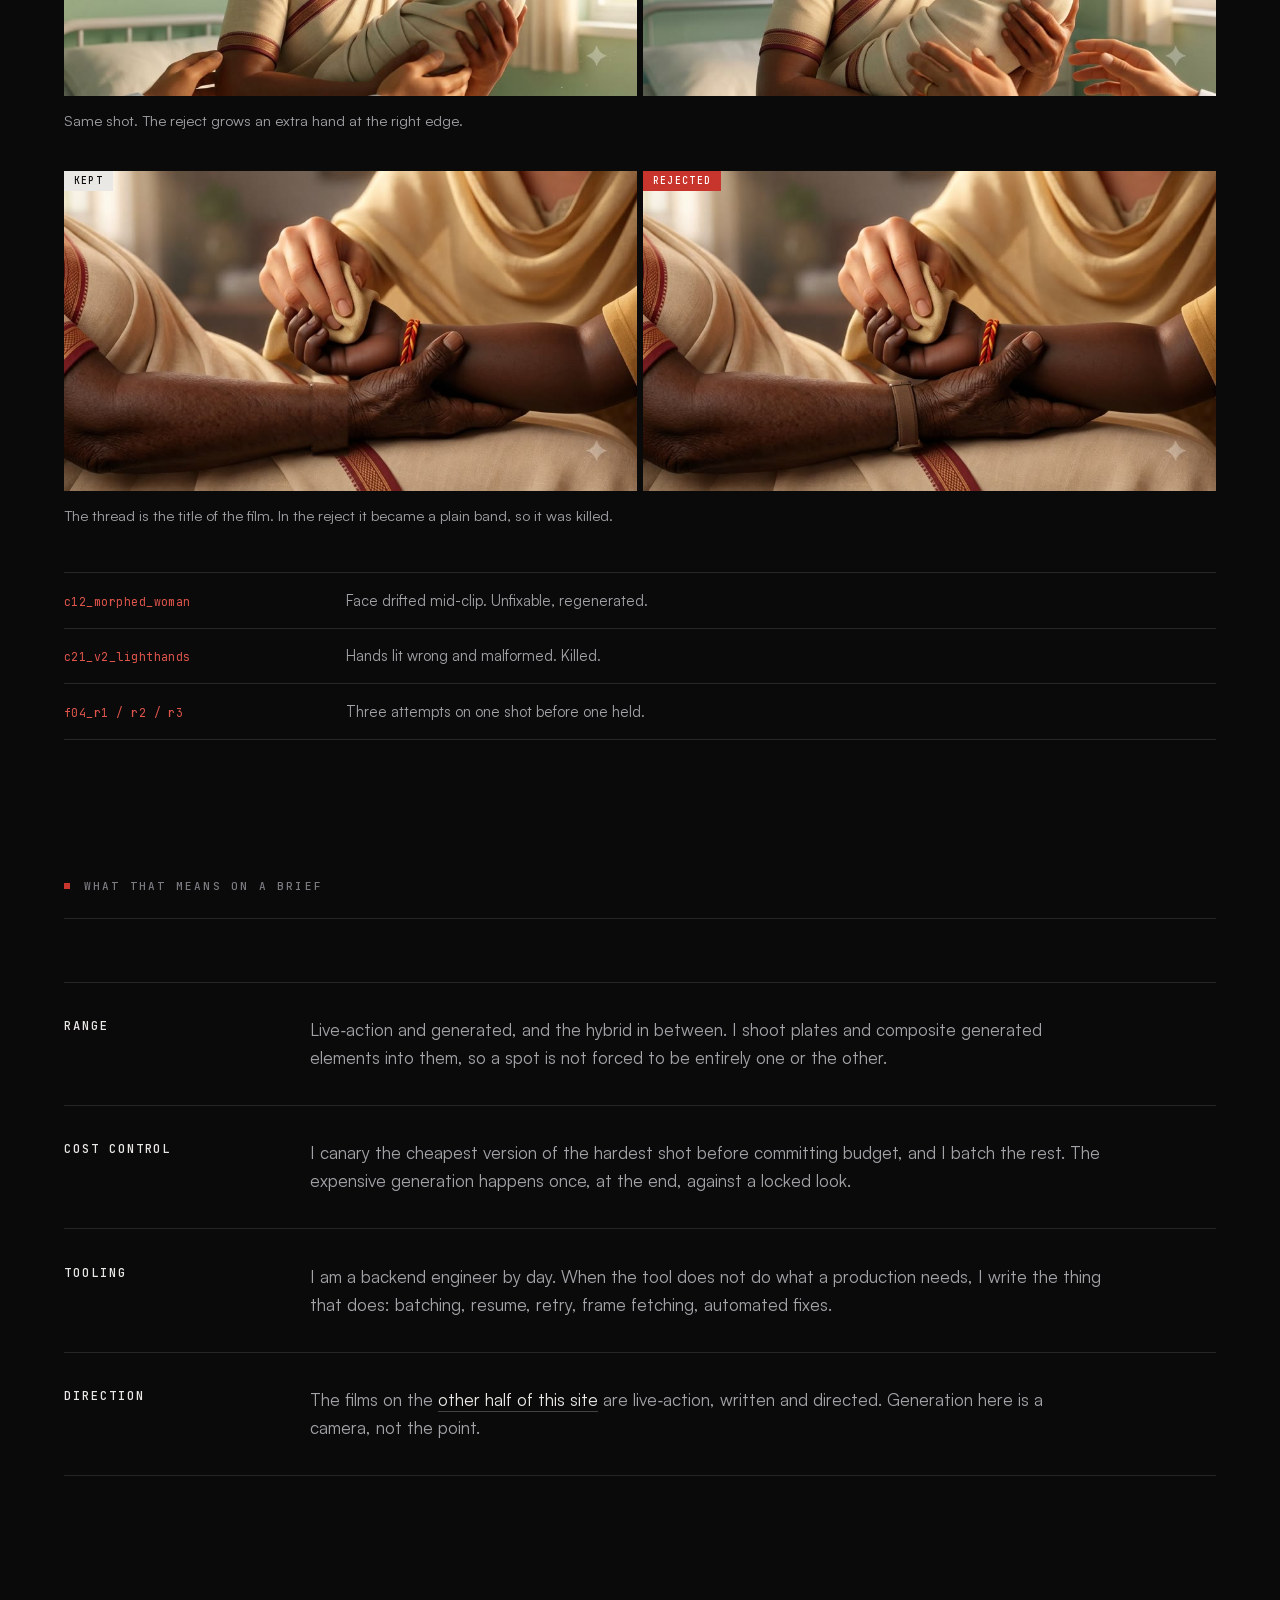
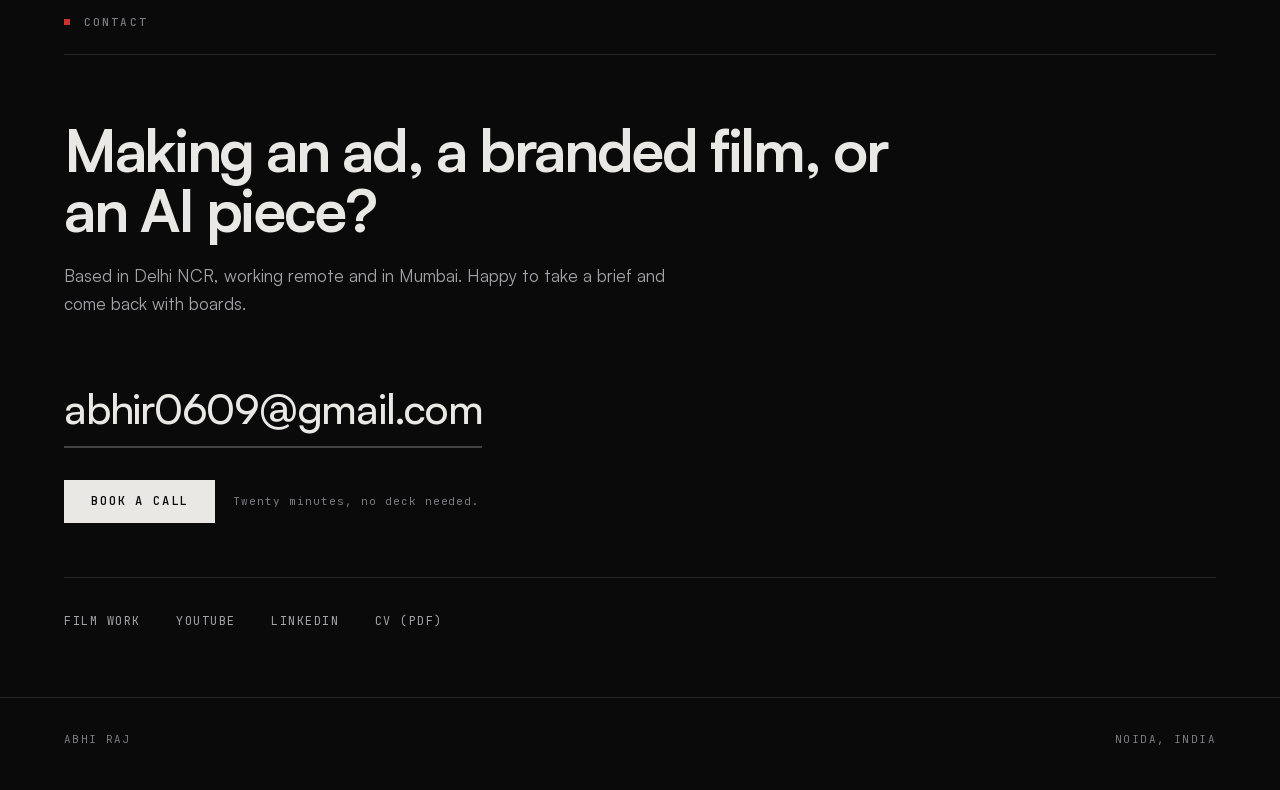
<file: ads/index.html>
<!doctype html>
<html lang="en">
<head>
<meta charset="utf-8">
<meta name="viewport" content="width=device-width, initial-scale=1, viewport-fit=cover">
<title>Abhi Raj · AI-generated film, and how it is made</title>
<meta name="description" content="A 44-shot generated animated short, four characters held across all of it, and the pipeline that produced it. Abhi Raj, writer-director and engineer.">
<link rel="canonical" href="https://abhi7230.github.io/ads/">
<meta name="author" content="Abhi Raj">
<meta name="theme-color" content="#0a0a0b">

<meta property="og:type" content="profile">
<meta property="og:site_name" content="Abhi Raj">
<meta property="og:title" content="Abhi Raj · AI-generated film, and how it is made">
<meta property="og:description" content="44 shots. Four characters held across all of them. 51 stills thrown away to keep 44. The pipeline, not just the output.">
<meta property="og:url" content="https://abhi7230.github.io/ads/">
<meta property="og:image" content="https://abhi7230.github.io/assets/img/dhaga-01.jpg">
<meta name="twitter:card" content="summary_large_image">
<meta name="twitter:title" content="Abhi Raj · AI-generated film, and how it is made">
<meta name="twitter:image" content="https://abhi7230.github.io/assets/img/dhaga-01.jpg">

<link rel="icon" href="/favicon.svg" type="image/svg+xml">
<link rel="preload" as="image" href="/assets/img/dhaga-01.jpg">
<link rel="preload" as="font" type="font/woff2" href="/assets/fonts/satoshi-900.woff2" crossorigin>
<link rel="preload" as="font" type="font/woff2" href="/assets/fonts/satoshi-400.woff2" crossorigin>
<link rel="preload" as="font" type="font/woff2" href="/assets/fonts/jetbrainsmono-latin.woff2" crossorigin>
<link rel="stylesheet" href="/assets/css/main.css">
<link rel="stylesheet" href="/assets/css/process.css">
<!-- Analytics: GoatCounter, cookieless, no consent banner required. -->
<script data-goatcounter="https://abhi7230.goatcounter.com/count"
        async src="https://gc.zgo.at/count.js"></script>
</head>
<body>
<div class="grain" aria-hidden="true"></div>
<a class="skip" href="#pipeline">Skip to the pipeline</a>

<header class="nav">
  <a class="nav__brand" href="/">
    <span class="nav__name">Abhi Raj</span>
    <span class="nav__role">Writer · Director · Software engineer</span>
  </a>
  <nav class="nav__links" aria-label="Sections">
    <a href="#film">The film</a>
    <a href="#pipeline">Pipeline</a>
    <a href="#consistency">Consistency</a>
    <a href="/">Films</a>
  </nav>
</header>

<main>

  <!-- ─────────────  HERO  ───────────── -->
  <section class="phero">
    <div class="phero__text">
      <h1 class="phero__head">Most AI films fall apart by the second cut.<br><span>This one holds for forty-four.</span></h1>
      <p class="phero__sub">I write, board, generate and cut my own work, and I build the tooling that runs it. Below is one finished film and the exact process behind it, including what got thrown away.</p>
      <div class="phero__cta">
        <a class="cta-watch" href="#film">
          <span class="cta-watch__rule" aria-hidden="true"></span>
          <span class="cta-watch__label">Watch the film</span>
        </a>
        <a class="cta-quiet" href="#pipeline">
          See the pipeline
          <span class="cta-quiet__rule" aria-hidden="true"></span>
        </a>
      </div>
    </div>
    <figure class="phero__plate">
      <img src="/assets/img/dhaga-01.jpg" width="1000" height="562"
           alt="An animated grandmother in warm light, from Dhaga." fetchpriority="high" decoding="async">
      <figcaption>Dhaga · generated in Google Flow · 2026</figcaption>
    </figure>
  </section>

  <!-- ─────────────  NUMBERS  ───────────── -->
  <section class="stats" aria-label="Production figures">
    <dl>
      <div><dt>44</dt><dd>shots in the finished cut</dd></div>
      <div><dt>4</dt><dd>characters held across all of them</dd></div>
      <div><dt>51</dt><dd>stills discarded to keep 44</dd></div>
      <div><dt>22</dt><dd>batch jobs, through 9 tools I wrote</dd></div>
    </dl>
  </section>

  <!-- ─────────────  THE FILM  ───────────── -->
  <section id="film" class="pfilm">
    <h2 class="label">The film</h2>
    <div class="pfilm__grid">
      <div class="lite-yt" id="lite-yt" data-id="0nFsPWz3nNQ" role="button" tabindex="0"
           aria-label="Play Dhaga, an animated short, on YouTube">
        <img src="/assets/img/dhaga-02.jpg" width="1000" height="562"
             alt="Hands tying a red thread on a wrist, from Dhaga." loading="lazy" decoding="async">
        <span class="lite-yt__scrim" aria-hidden="true"></span>
        <span class="lite-yt__play" aria-hidden="true">
          <svg viewBox="0 0 24 24" width="26" height="26" aria-hidden="true"><path d="M7 4.5v15l13-7.5z" fill="currentColor"/></svg>
          <b>Play</b>
        </span>
      </div>
      <div class="pfilm__note">
        <h3>Dhaga</h3>
        <p>A grandmother ties a thread on her grandson&#8217;s wrist, and the thread outlives her. Two and a half minutes, no dialogue, generated end to end.</p>
        <dl class="spec">
          <div><dt>Runtime</dt><dd>2 min 28</dd></div>
          <div><dt>Shots</dt><dd>44</dd></div>
          <div><dt>Built in</dt><dd>Google Flow</dd></div>
          <div><dt>Role</dt><dd>Writer, Director, Animation, Edit, Lyricist, Composer</dd></div>
        </dl>
      </div>
    </div>
  </section>

  <!-- ─────────────  PIPELINE  ───────────── -->
  <section id="pipeline" class="pipe">
    <h2 class="label">How a brief becomes a film</h2>
    <p class="pipe__lede">This is the actual order I work in. The expensive steps sit at the end on purpose, so a bad idea dies while it is still cheap.</p>

    <ol class="flow">
      <li class="flow__step">
        <span class="flow__n">01</span>
        <h3>Script and shot list</h3>
        <p>The film is broken into numbered shots with durations before a single frame is generated. Dhaga was 44 entries in a shot list before it was anything else.</p>
        <span class="flow__out">shots.json · 44 entries</span>
      </li>
      <li class="flow__step">
        <span class="flow__n">02</span>
        <h3>Character sheets</h3>
        <p>Every recurring character gets a turnaround (front, side, back, close) locked before production. This is the step most AI work skips, and it is why most AI work drifts.</p>
        <span class="flow__out">4 characters, locked</span>
      </li>
      <li class="flow__step">
        <span class="flow__n">03</span>
        <h3>Canary the cheapest shot</h3>
        <p>One hard shot gets generated first, at the lowest setting that still shows whether the look survives. If the canary fails, the prompt architecture is wrong and nothing expensive has been spent yet.</p>
        <span class="flow__out">1 test clip</span>
      </li>
      <li class="flow__step">
        <span class="flow__n">04</span>
        <h3>Batch generation</h3>
        <p>Shots go out in batches rather than one at a time, through scripts I wrote against the tool, with resume and retry so a dropped job does not cost a whole run.</p>
        <span class="flow__out">22 batches · 9 tools</span>
      </li>
      <li class="flow__step">
        <span class="flow__n">05</span>
        <h3>Cull hard</h3>
        <p>Anything with a morphed face, a broken hand or a continuity break is killed rather than patched. On Dhaga, more frames were thrown away than kept.</p>
        <span class="flow__out">51 stills and 12 clips rejected</span>
      </li>
      <li class="flow__step">
        <span class="flow__n">06</span>
        <h3>Repaint and assemble</h3>
        <p>Survivors get targeted fixes, then the cut, sound and grade. The film is edited like a film, not assembled like a slideshow.</p>
        <span class="flow__out">final master</span>
      </li>
    </ol>
  </section>

  <section class="callout">
    <div class="callout__inner">
      <p class="callout__t">Got a brief you want run through that?</p>
      <a class="cta-watch" href="mailto:abhir0609@gmail.com?subject=Call%20about%20a%20project&body=Hi%20Abhi%2C%0A%0AWe%20saw%20your%20process%20page.%20Short%20version%20of%20what%20we%27re%20working%20on%3A%0A%0A%0ACould%20you%20do%20a%20call%3F%20Two%20or%20three%20slots%20that%20suit%20us%3A%0A%20%201.%0A%20%202.%0A%20%203.%0A%0ATimezone%3A%0A%0AThanks" data-book>
        <span class="cta-watch__rule" aria-hidden="true"></span>
        <span class="cta-watch__label">Book a call</span>
      </a>
    </div>
  </section>

  <!-- ─────────────  CONSISTENCY  ───────────── -->
  <section id="consistency" class="cons">
    <h2 class="label">Consistency</h2>
    <h3 class="cons__head">Four characters, forty-four shots, one face each.</h3>
    <p class="cons__lede">These are the reference sheets Dhaga was built against. Every shot was generated back to these, which is why the grandmother in shot 41 is the same person as in shot 2.</p>
    <div class="chars">
      <figure><img src="/assets/img/process/char-dadi_master.jpg" width="900" height="225" loading="lazy" decoding="async" alt="Turnaround sheet for the grandmother: front, side, back and close-up."><figcaption>Dadi</figcaption></figure>
      <figure><img src="/assets/img/process/char-abhi10.jpg" width="900" height="225" loading="lazy" decoding="async" alt="Turnaround sheet for the boy: front, side, back and close-up."><figcaption>The boy</figcaption></figure>
      <figure><img src="/assets/img/process/char-mummy.jpg" width="900" height="225" loading="lazy" decoding="async" alt="Turnaround sheet for the mother: front, side, back and close-up."><figcaption>Mother</figcaption></figure>
      <figure><img src="/assets/img/process/char-kanha5.jpg" width="900" height="225" loading="lazy" decoding="async" alt="Turnaround sheet for the Kanha costume look."><figcaption>Kanha</figcaption></figure>
    </div>
  </section>

  <!-- ─────────────  WHAT GOT KILLED  ───────────── -->
  <section class="cull">
    <h2 class="label">What got killed</h2>
    <h3 class="cull__head">The rejects are the part worth showing.</h3>
    <p class="cull__lede">Anyone can post the good frame. These are real takes from Dhaga that did not make it, kept in the project under the name of the thing that went wrong.</p>

    <div class="pairs">
      <figure class="pair">
        <div class="pair__imgs">
          <span><img src="/assets/img/process/f01-kept.jpg" width="900" height="506" loading="lazy" decoding="async" alt="The kept take: grandmother holding a newborn, clean frame."><b>Kept</b></span>
          <span><img src="/assets/img/process/f01-rejected.jpg" width="900" height="506" loading="lazy" decoding="async" alt="The rejected take: a stray extra hand enters at the right edge."><b class="is-bad">Rejected</b></span>
        </div>
        <figcaption>Same shot. The reject grows an extra hand at the right edge.</figcaption>
      </figure>

      <figure class="pair">
        <div class="pair__imgs">
          <span><img src="/assets/img/process/f04-kept.jpg" width="900" height="506" loading="lazy" decoding="async" alt="The kept take: the red thread is correct on the wrist."><b>Kept</b></span>
          <span><img src="/assets/img/process/f04-rejected.jpg" width="900" height="506" loading="lazy" decoding="async" alt="The rejected take: the thread has turned into a plain band."><b class="is-bad">Rejected</b></span>
        </div>
        <figcaption>The thread is the title of the film. In the reject it became a plain band, so it was killed.</figcaption>
      </figure>
    </div>

    <ul class="modes">
      <li><code>c12_morphed_woman</code><span>Face drifted mid-clip. Unfixable, regenerated.</span></li>
      <li><code>c21_v2_lighthands</code><span>Hands lit wrong and malformed. Killed.</span></li>
      <li><code>f04_r1 / r2 / r3</code><span>Three attempts on one shot before one held.</span></li>
    </ul>
  </section>

  <!-- ─────────────  WHAT THIS MEANS FOR YOU  ───────────── -->
  <section class="offer">
    <h2 class="label">What that means on a brief</h2>
    <dl class="rows">
      <div class="rows__row">
        <dt>Range</dt>
        <dd>Live&#8209;action and generated, and the hybrid in between. I shoot plates and composite generated elements into them, so a spot is not forced to be entirely one or the other.</dd>
      </div>
      <div class="rows__row">
        <dt>Cost control</dt>
        <dd>I canary the cheapest version of the hardest shot before committing budget, and I batch the rest. The expensive generation happens once, at the end, against a locked look.</dd>
      </div>
      <div class="rows__row">
        <dt>Tooling</dt>
        <dd>I am a backend engineer by day. When the tool does not do what a production needs, I write the thing that does: batching, resume, retry, frame fetching, automated fixes.</dd>
      </div>
      <div class="rows__row">
        <dt>Direction</dt>
        <dd>The films on the <a href="/">other half of this site</a> are live&#8209;action, written and directed. Generation here is a camera, not the point.</dd>
      </div>
    </dl>
  </section>

  <!-- ─────────────  CONTACT  ───────────── -->
  <section id="contact" class="contact">
    <h2 class="label">Contact</h2>
    <h3 class="contact__head">Making an ad, a branded film, or an AI piece?</h3>
    <p class="contact__sub">Based in Delhi NCR, working remote and in Mumbai. Happy to take a brief and come back with boards.</p>
    <div class="direct">
      <a class="mailto" href="mailto:abhir0609@gmail.com">
        <span>abhir0609@gmail.com</span>
        <span class="mailto__rule" aria-hidden="true"></span>
      </a>
    </div>
    <div class="bookrow">
      <a class="cta-watch" href="mailto:abhir0609@gmail.com?subject=Call%20about%20a%20project&body=Hi%20Abhi%2C%0A%0AWe%20saw%20your%20process%20page.%20Short%20version%20of%20what%20we%27re%20working%20on%3A%0A%0A%0ACould%20you%20do%20a%20call%3F%20Two%20or%20three%20slots%20that%20suit%20us%3A%0A%20%201.%0A%20%202.%0A%20%203.%0A%0ATimezone%3A%0A%0AThanks" data-book>
        <span class="cta-watch__rule" aria-hidden="true"></span>
        <span class="cta-watch__label">Book a call</span>
      </a>
      <span class="bookrow__note">Twenty minutes, no deck needed.</span>
    </div>
    <ul class="elsewhere">
      <li><a href="/">Film work</a></li>
      <li><a href="https://youtu.be/0nFsPWz3nNQ" target="_blank" rel="noopener">YouTube</a></li>
      <li><a href="https://www.linkedin.com/in/abhiraj-films" target="_blank" rel="noopener">LinkedIn</a></li>
      <li><a href="/assets/abhi-raj-cv.pdf" download="Abhi-Raj-CV.pdf">CV (PDF)</a></li>
    </ul>
  </section>

</main>

<footer class="foot">
  <p>Abhi Raj</p>
  <p>Noida, India</p>
</footer>

<script src="/assets/js/main.js" defer></script>
</body>
</html>
</file>
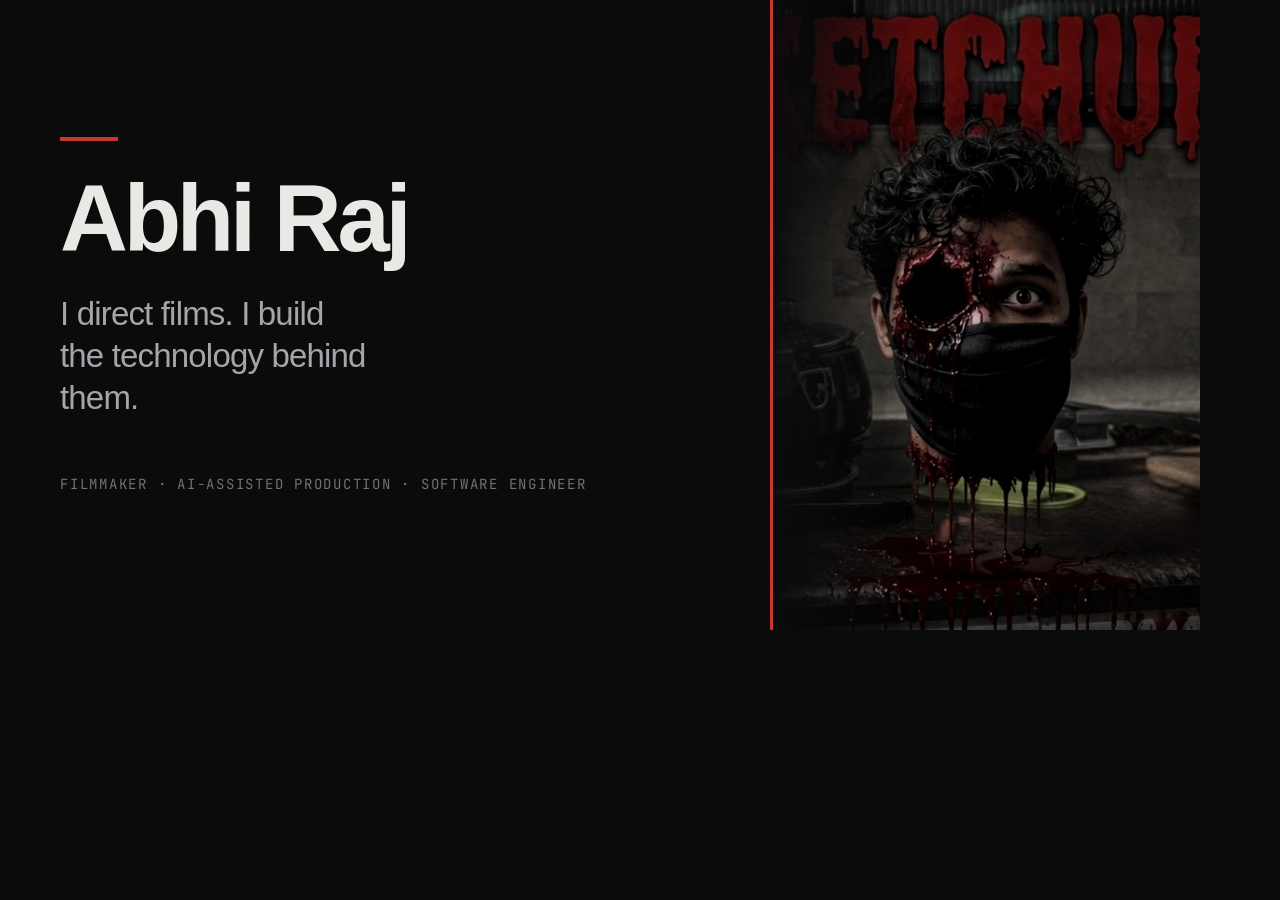
<file: tools/og-card.html>
<!doctype html>
<html lang="en">
<head>
<meta charset="utf-8">
<link rel="stylesheet" href="https://api.fontshare.com/v2/css?f%5B%5D=satoshi@400,500,700,900&display=swap">
<link rel="stylesheet" href="https://fonts.googleapis.com/css2?family=JetBrains+Mono:wght@400;500&display=swap">
<style>
  *{box-sizing:border-box;margin:0;padding:0}
  html,body{width:1200px;height:630px;overflow:hidden}
  body{
    background:#0a0a0b; color:#e9e8e4;
    font-family:'Satoshi',-apple-system,Helvetica,Arial,sans-serif;
    display:grid; grid-template-columns:1fr 430px;
  }
  .text{ padding:64px 60px; display:flex; flex-direction:column; justify-content:center; }
  .rule{ width:58px; height:4px; background:#c8352c; margin-bottom:32px; }
  h1{ font-size:94px; font-weight:900; letter-spacing:-.045em; line-height:.98; }
  .say{ margin-top:28px; font-size:33px; line-height:1.28; letter-spacing:-.025em; color:#a2a2a7; max-width:17ch; }
  .role{
    margin-top:56px; font-family:'JetBrains Mono',monospace; font-size:14px;
    letter-spacing:.125em; text-transform:uppercase; color:#6d6d74; white-space:nowrap;
  }
  .plate{ position:relative; overflow:hidden; }
  .plate img{ width:100%; height:100%; object-fit:cover; object-position:center 56%;
              filter:grayscale(.45) contrast(1.06) brightness(.8); }
  .plate::before{ content:""; position:absolute; inset:0; z-index:2;
    background:linear-gradient(to right, #0a0a0b 0%, rgba(10,10,11,0) 32%); }
  .plate::after{ content:""; position:absolute; left:0; top:0; bottom:0; width:3px; background:#c8352c; z-index:3; }
  .grain{ position:absolute; inset:0; z-index:5; opacity:.14; mix-blend-mode:overlay; pointer-events:none;
    background-image:url("data:image/svg+xml,%3Csvg xmlns='http://www.w3.org/2000/svg' width='240' height='240'%3E%3Cfilter id='n'%3E%3CfeTurbulence type='fractalNoise' baseFrequency='.85' numOctaves='3' stitchTiles='stitch'/%3E%3C/filter%3E%3Crect width='240' height='240' filter='url(%23n)'/%3E%3C/svg%3E"); }
</style>
</head>
<body>
  <div class="text">
    <div class="rule"></div>
    <h1>Abhi Raj</h1>
    <p class="say">I direct films. I build the technology behind them.</p>
    <p class="role">Filmmaker · AI-assisted production · Software engineer</p>
  </div>
  <div class="plate"><img src="/assets/img/ketchup-plate.jpg" alt=""></div>
  <div class="grain"></div>
</body>
</html>
</file>
<file: assets/css/main.css>
/* Self-hosted fonts. Removes two render-blocking third-party stylesheets and
   survives corporate networks that block font CDNs, which agencies often do.
   Satoshi: ITF Free Font License. JetBrains Mono: SIL OFL 1.1. */
@font-face{font-family:'Satoshi';src:url('/assets/fonts/satoshi-400.woff2') format('woff2');font-weight:400;font-style:normal;font-display:swap}
@font-face{font-family:'Satoshi';src:url('/assets/fonts/satoshi-500.woff2') format('woff2');font-weight:500;font-style:normal;font-display:swap}
@font-face{font-family:'Satoshi';src:url('/assets/fonts/satoshi-700.woff2') format('woff2');font-weight:700;font-style:normal;font-display:swap}
@font-face{font-family:'Satoshi';src:url('/assets/fonts/satoshi-900.woff2') format('woff2');font-weight:900;font-style:normal;font-display:swap}
@font-face{font-family:'JetBrains Mono';src:url('/assets/fonts/jetbrainsmono-latin.woff2') format('woff2');font-weight:100 800;font-style:normal;font-display:swap}

/* ============================================================
   Abhi Raj — filmmaker
   Concept spine: the site reads like a working production folder.
   Editorial display type, a mono technical layer, one safelight red.
   ============================================================ */

:root{
  --ink:      #0a0a0b;
  --ink-2:    #121214;
  --ink-3:    #17171a;
  --paper:    #e9e8e4;
  --dim:      #a2a2a7;
  --faint:    #7a7a81;
  --red:      #c8352c;
  --red-soft: #e0554b;
  --rule:     rgba(233,232,228,.13);
  --rule-2:   rgba(233,232,228,.26);

  --sans: 'Satoshi', ui-sans-serif, -apple-system, BlinkMacSystemFont, 'Helvetica Neue', Arial, sans-serif;
  --mono: 'JetBrains Mono', ui-monospace, SFMono-Regular, Menlo, Consolas, monospace;

  --gut: clamp(1.25rem, 5vw, 5.5rem);
  --max: 1560px;

  --ease: cubic-bezier(.16,1,.3,1);
}

*,*::before,*::after{ box-sizing:border-box; }

html{
  background:var(--ink);
  -webkit-text-size-adjust:100%;
  scroll-behavior:smooth;
}
@media (prefers-reduced-motion: reduce){ html{ scroll-behavior:auto; } }

body{
  margin:0;
  background:var(--ink);
  color:var(--paper);
  font-family:var(--sans);
  font-size:clamp(.98rem,.42vw + .88rem,1.075rem);
  line-height:1.62;
  font-weight:400;
  -webkit-font-smoothing:antialiased;
  -moz-osx-font-smoothing:grayscale;
  overflow-x:hidden;
}

img{ max-width:100%; height:auto; display:block; }
a{ color:inherit; }
h1,h2,h3{ margin:0; font-weight:700; letter-spacing:-.033em; line-height:1.02; }
p{ margin:0; }
ul,ol,dl,dd{ margin:0; padding:0; list-style:none; }

::selection{ background:var(--red); color:#fff; }

:focus-visible{
  outline:2px solid var(--red-soft);
  outline-offset:3px;
}

.skip{
  position:absolute; left:-9999px; top:0; z-index:200;
  background:var(--paper); color:var(--ink);
  padding:.7rem 1.1rem; font:500 .8rem/1 var(--mono);
}
.skip:focus{ left:1rem; top:1rem; }

/* ---------- film grain ---------- */
.grain{
  position:fixed; inset:-120px; z-index:120; pointer-events:none;
  opacity:.16; mix-blend-mode:overlay;
  background-image:url("data:image/svg+xml,%3Csvg xmlns='http://www.w3.org/2000/svg' width='240' height='240'%3E%3Cfilter id='n'%3E%3CfeTurbulence type='fractalNoise' baseFrequency='.85' numOctaves='3' stitchTiles='stitch'/%3E%3C/filter%3E%3Crect width='240' height='240' filter='url(%23n)'/%3E%3C/svg%3E");
}
@media (prefers-reduced-motion: no-preference){
  .grain{ animation:grain 700ms steps(2) infinite; }
}
@keyframes grain{
  0%{ transform:translate(0,0); } 50%{ transform:translate(-3%,2%); } 100%{ transform:translate(2%,-2%); }
}

/* ---------- shared bits ---------- */
.label{
  font:500 .69rem/1 var(--mono);
  letter-spacing:.2em; text-transform:uppercase;
  color:var(--faint);
  padding-bottom:1.6rem;
  border-bottom:1px solid var(--rule);
  margin-bottom:clamp(2.4rem,5vw,4.2rem);
}
.label::before{
  content:""; display:inline-block;
  width:6px; height:6px; background:var(--red);
  margin-right:.85rem; vertical-align:middle;
  transform:translateY(-1px);
}

section{ padding-inline:var(--gut); max-width:var(--max); margin-inline:auto; }

/* ============================================================
   NAV
   ============================================================ */
.nav{
  position:sticky; top:0; z-index:100;
  display:flex; align-items:flex-start; justify-content:space-between; gap:2rem;
  padding:1.35rem var(--gut);
  max-width:var(--max); margin-inline:auto;
  background:linear-gradient(to bottom, rgba(10,10,11,.92) 55%, rgba(10,10,11,0));
  backdrop-filter:blur(7px); -webkit-backdrop-filter:blur(7px);
}
.nav__brand{ text-decoration:none; display:block; }
.nav__name{
  display:block; font-size:1.02rem; font-weight:700; letter-spacing:-.02em; line-height:1.1;
}
.nav__role{
  display:block; margin-top:.28rem;
  font:400 .645rem/1.5 var(--mono);
  letter-spacing:.115em; text-transform:uppercase; color:var(--faint);
}
.nav__links{ display:flex; gap:1.9rem; padding-top:.2rem; }
.nav__links a{
  position:relative; text-decoration:none;
  font:500 .72rem/1 var(--mono);
  letter-spacing:.14em; text-transform:uppercase; color:var(--dim);
  padding-bottom:.35rem;
  transition:color .3s var(--ease);
}
.nav__links a::after{
  content:""; position:absolute; left:0; bottom:0; height:1px; width:100%;
  background:var(--red); transform:scaleX(0); transform-origin:right;
  transition:transform .45s var(--ease);
}
.nav__links a:hover{ color:var(--paper); }
.nav__links a:hover::after{ transform:scaleX(1); transform-origin:left; }
@media (max-width:820px){ .nav__links{ display:none; } }

/* ============================================================
   HERO  — asymmetric split
   ============================================================ */
.hero{
  display:grid;
  grid-template-columns:minmax(0,1fr) clamp(230px,23vw,340px);
  align-items:center;
  gap:clamp(2rem,5vw,5rem);
  min-height:calc(100vh - 92px);
  min-height:calc(100dvh - 92px);
  /* balanced: the old 4rem/10vh bottom left a dead band under the CTAs */
  padding-block:clamp(1.5rem,4vh,3rem) clamp(2rem,5vh,3.5rem);
}

.hero__head{
  /* sized so "I build the technology" holds one line from 1040px up */
  font-size:clamp(2.15rem,5.2vw,4.5rem);
  letter-spacing:-.045em;
  line-height:.99;
  font-weight:900;
}
.hero__head .line{ display:block; overflow:hidden; padding-bottom:.06em; }
.hero__head .line > span{ display:block; will-change:transform; }
.hero__head .line:nth-child(2) > span{ color:var(--dim); }
.hero__head .line:nth-child(3) > span{ color:var(--dim); }

@media (prefers-reduced-motion: no-preference){
  .hero__head .line > span{
    transform:translateY(105%);
    animation:rise .95s var(--ease) forwards;
  }
  .hero__head .line:nth-child(1) > span{ animation-delay:.06s; }
  .hero__head .line:nth-child(2) > span{ animation-delay:.16s; }
  .hero__head .line:nth-child(3) > span{ animation-delay:.26s; }
  .hero__sub,.hero__cta{ animation:rise .95s var(--ease) .38s backwards; }
}
@keyframes rise{ from{ transform:translateY(105%); } to{ transform:translateY(0); } }

.hero__sub{
  margin-top:clamp(1.5rem,2.4vw,2.2rem);
  max-width:46ch;
  color:var(--dim);
  font-size:clamp(1rem,.5vw + .9rem,1.16rem);
  line-height:1.58;
}

.hero__cta{
  margin-top:clamp(2.1rem,3.6vw,3.1rem);
  display:flex; align-items:center; gap:clamp(1.5rem,3vw,2.6rem); flex-wrap:wrap;
}

/* CTA 1 — filled plate with a red rule that drives across */
.cta-watch{
  position:relative; display:inline-flex; align-items:center;
  text-decoration:none; background:var(--paper); color:var(--ink);
  padding:.95rem 1.7rem; overflow:hidden;
  font:500 .76rem/1 var(--mono); letter-spacing:.15em; text-transform:uppercase;
  transition:color .4s var(--ease);
}
.cta-watch__rule{
  position:absolute; inset:0; background:var(--red);
  transform:translateX(-101%);
  transition:transform .55s var(--ease);
}
.cta-watch__label{ position:relative; z-index:1; }
.cta-watch:hover{ color:#fff; }
.cta-watch:hover .cta-watch__rule{ transform:translateX(0); }
.cta-watch:active{ transform:translateY(1px); }

/* CTA 2 — quiet rule that wipes under */
.cta-quiet{
  position:relative; text-decoration:none; color:var(--paper);
  font:500 .76rem/1 var(--mono); letter-spacing:.15em; text-transform:uppercase;
  padding-bottom:.5rem;
}
.cta-quiet__rule{
  position:absolute; left:0; bottom:0; height:1px; width:100%;
  background:var(--rule-2);
}
.cta-quiet__rule::after{
  content:""; position:absolute; inset:0; background:var(--red);
  transform:scaleX(0); transform-origin:left;
  transition:transform .5s var(--ease);
}
.cta-quiet:hover .cta-quiet__rule::after{ transform:scaleX(1); }

.hero__plate{ margin:0; position:relative; }
.hero__plate img{
  width:100%; aspect-ratio:81/98; object-fit:cover;
  filter:grayscale(.55) contrast(1.06) brightness(.82);
  transition:filter .9s var(--ease), transform .9s var(--ease);
}
.hero__plate:hover img{ filter:none; transform:scale(1.014); }
.hero__plate::after{
  content:""; position:absolute; inset:0; pointer-events:none;
  box-shadow:inset 0 0 0 1px var(--rule);
}
.hero__plate figcaption{
  margin-top:.9rem;
  font:400 .645rem/1.5 var(--mono);
  letter-spacing:.14em; text-transform:uppercase; color:var(--faint);
}
@media (prefers-reduced-motion: no-preference){
  .hero__plate{ animation:plate 1.35s var(--ease) .1s backwards; }
}
@keyframes plate{ from{ transform:scale(1.05) translateY(14px); } to{ transform:none; } }

@media (max-width:1040px){
  .hero{ grid-template-columns:1fr; align-items:start; min-height:0; padding-block:1rem 3.5rem; }
  /* keep the poster portrait here: cropping it to 4/3 clipped the title lettering */
  .hero__plate{ order:-1; max-width:270px; }
}

/* ============================================================
   SELECTED WORK — editorial index
   ============================================================ */
.work{ padding-block:clamp(2.8rem,5.5vw,5rem); }
/* the index supplies its own top rule, so the label must not draw a second one */
.work .label{ border-bottom:0; padding-bottom:0; margin-bottom:clamp(1.5rem,3vw,2.4rem); }

.index__row{ border-top:1px solid var(--rule); }
.index__row:last-child{ border-bottom:1px solid var(--rule); }

.index__inner{
  position:relative;
  display:grid;
  grid-template-columns:3.4rem 10rem minmax(0,1fr) 13.5rem 7rem;
  gap:clamp(.9rem,2vw,2.2rem);
  align-items:start;
  padding:clamp(1.9rem,3.4vw,2.9rem) 0;
  transition:background .45s var(--ease);
}
.index__inner::before{
  content:""; position:absolute; left:0; top:0; height:1px; width:100%;
  background:var(--red); transform:scaleX(0); transform-origin:left;
  transition:transform .6s var(--ease);
}
.index__row:hover .index__inner::before{ transform:scaleX(1); }
/* a visible lift on the whole row, so the click target is obvious */
.index__row:hover .index__inner{ background:rgba(233,232,228,.035); }

.index__no{
  font:400 .72rem/1.9 var(--mono); letter-spacing:.1em; color:var(--faint);
  transition:color .4s var(--ease);
}
.index__row:hover .index__no{ color:var(--red-soft); }

.index__title{
  font-size:clamp(1.65rem,3.3vw,2.85rem);
  font-weight:700; letter-spacing:-.036em; line-height:1.04;
}
.index__title a{
  text-decoration:none; display:inline-block;
  transition:transform .55s var(--ease);
}
.index__row:hover .index__title a{ transform:translateX(9px); }
/* the whole row is the hit area. without cursor:pointer it reads as plain
   text and nobody discovers that clicking anywhere works */
.stretch::after{ content:""; position:absolute; inset:0; z-index:1; cursor:pointer; }

/* every row carries a real frame, at every breakpoint. a filmmaker's
   index that is only text is the thing this section exists to avoid */
.index__thumb{
  position:relative; margin:0; overflow:hidden;
  aspect-ratio:16/9; background:var(--ink-3);
  box-shadow:inset 0 0 0 1px var(--rule);
}
.index__thumb img{
  width:100%; height:100%; object-fit:cover;
  filter:grayscale(.4) brightness(.8) contrast(1.05);
  transition:filter .7s var(--ease), transform .7s var(--ease);
}
.index__row:hover .index__thumb img{ filter:none; transform:scale(1.04); }

/* play badge on rows that lead to a video. visible by default, not only on
   hover, because touch devices never hover */
.index__thumb--play::after{
  content:""; position:absolute; z-index:2;
  left:50%; top:50%; transform:translate(-50%,-50%);
  width:0; height:0;
  border-left:13px solid var(--paper);
  border-top:8.5px solid transparent;
  border-bottom:8.5px solid transparent;
  filter:drop-shadow(0 1px 5px rgba(0,0,0,.75));
  opacity:.9;
  transition:opacity .35s var(--ease), transform .35s var(--ease);
}
.index__row:hover .index__thumb--play::after{
  opacity:1; transform:translate(-50%,-50%) scale(1.18);
}

/* rows with no frame yet get an honest tinted plate, not a fake image */
.index__thumb--plate{ display:flex; align-items:center; justify-content:center; text-align:center; }
.index__thumb--plate span{
  font:500 .62rem/1.4 var(--mono); letter-spacing:.16em; text-transform:uppercase;
  padding:0 .6rem;
}
.index__thumb--plate[data-tint="warm"]{ background:#2b1a16; }
.index__thumb--plate[data-tint="warm"] span{ color:#f0d6cd; }
.index__thumb--plate[data-tint="deep"]{ background:#1c1418; }
.index__thumb--plate[data-tint="deep"] span{ color:#e4cdd4; }

.index__meta{
  margin-top:.6rem;
  font:400 .68rem/1.6 var(--mono); letter-spacing:.09em;
  color:var(--faint);
}

.index__desc{
  margin-top:.6rem; max-width:56ch;
  color:var(--dim); font-size:.955rem; line-height:1.62;
}
.index__more{
  position:relative; z-index:2;
  margin-top:1.05rem; display:flex; flex-wrap:wrap; gap:.55rem 1.4rem;
}
.index__more a{
  font:400 .69rem/1 var(--mono); letter-spacing:.1em; text-transform:uppercase;
  color:var(--faint); text-decoration:none;
  border-bottom:1px solid var(--rule-2); padding-bottom:.32rem;
  transition:color .3s var(--ease), border-color .3s var(--ease);
}
.index__more a:hover{ color:var(--paper); border-color:var(--red); }

/* roles are spans in a wrapping flex row so a separator can never
   start a line on its own when the column gets narrow */
.index__role{
  display:flex; flex-wrap:wrap; gap:0 .62rem;
  font:400 .69rem/1.85 var(--mono); letter-spacing:.09em;
  color:var(--faint); padding-top:.45rem;
}
.index__role span{ white-space:nowrap; }
.index__role span + span::before{ content:"· "; }
.index__go{
  justify-self:end; text-align:right;
  font:500 .69rem/1.9 var(--mono); letter-spacing:.14em; text-transform:uppercase;
  color:var(--faint);
  transition:color .4s var(--ease);
}
.index__go i{ font-style:normal; display:inline-block; transition:transform .5s var(--ease); }
.index__row:hover .index__go{ color:var(--paper); }
.index__row:hover .index__go i{ transform:translateX(6px); }
.index__go--static{ color:var(--red-soft); }
.index__row--wip .index__inner{ opacity:.82; }

/* below the widest layout the go label moves into the text column rather than
   disappearing, so every breakpoint still says where the row leads */
@media (max-width:1100px){
  .index__inner{ grid-template-columns:3.2rem 8.5rem minmax(0,1fr) 11rem; }
  .index__go{ grid-column:3; justify-self:start; text-align:left; margin-top:.9rem; }
}
@media (max-width:860px){
  .index__inner{ grid-template-columns:3rem 7.5rem minmax(0,1fr); }
  .index__role{ grid-column:3; padding-top:0; margin-top:1rem; }
}
/* phone: the frame goes full width above the text so the index stays visual */
@media (max-width:620px){
  .index__inner{ grid-template-columns:2.6rem minmax(0,1fr); gap:.9rem; }
  .index__thumb{ grid-column:1 / -1; order:-1; margin-bottom:.5rem; }
  .index__role{ grid-column:2; padding-top:0; margin-top:1rem; }
  .index__go{ grid-column:2; margin-top:.9rem; }
  .index__row:hover .index__title a{ transform:none; }
}

/* ============================================================
   KETCHUP FEATURE — full-width media + note
   ============================================================ */
.feature{
  padding-block:clamp(2.8rem,5.5vw,5rem);
  display:grid; grid-template-columns:minmax(0,1.62fr) minmax(0,1fr);
  gap:clamp(2rem,4.5vw,4.4rem); align-items:end;
}
.feature__player{ position:relative; }

.lite-yt{
  position:relative; display:block; width:100%; aspect-ratio:16/9;
  overflow:hidden; cursor:pointer; background:#000;
  box-shadow:inset 0 0 0 1px var(--rule);
}
.lite-yt img{
  width:100%; height:100%; object-fit:cover;
  transition:transform .9s var(--ease), filter .9s var(--ease);
  filter:brightness(.88) contrast(1.04);
}
.lite-yt:hover img{ transform:scale(1.022); filter:brightness(1) contrast(1.04); }
.lite-yt__scrim{
  position:absolute; inset:0;
  background:linear-gradient(to top, rgba(10,10,11,.5), rgba(10,10,11,0) 55%);
}
.lite-yt__play{
  position:absolute; left:50%; top:50%; transform:translate(-50%,-50%);
  display:inline-flex; align-items:center; gap:.75rem;
  background:var(--paper); color:var(--ink);
  padding:.85rem 1.5rem .85rem 1.25rem;
  font:500 .74rem/1 var(--mono); letter-spacing:.15em; text-transform:uppercase;
  transition:background .4s var(--ease), color .4s var(--ease), transform .5s var(--ease);
}
.lite-yt__play b{ font-weight:500; }
.lite-yt:hover .lite-yt__play{ background:var(--red); color:#fff; transform:translate(-50%,-50%) scale(1.035); }
.lite-yt iframe{ position:absolute; inset:0; width:100%; height:100%; border:0; }

/* contact-sheet strip under the player: four real frames from the film */
.strip{
  display:grid; grid-template-columns:repeat(4,1fr); gap:6px;
  margin-top:6px;
}
.strip img{
  width:100%; aspect-ratio:16/9; object-fit:cover;
  filter:grayscale(.35) brightness(.82) contrast(1.05);
  transition:filter .6s var(--ease);
}
.strip li{ position:relative; overflow:hidden; box-shadow:inset 0 0 0 1px var(--rule); }
.strip li:hover img{ filter:none; }
@media (max-width:520px){
  .strip{ grid-template-columns:repeat(2,1fr); }
}

.feature__note h2{
  font-size:clamp(1.9rem,3.6vw,3rem);
  margin-bottom:1.15rem;
}
.feature__note p{ color:var(--dim); max-width:48ch; }

.spec{ margin-top:2rem; border-top:1px solid var(--rule); }
.spec > div{
  display:grid; grid-template-columns:5.5rem minmax(0,1fr); gap:1.2rem;
  padding:.85rem 0; border-bottom:1px solid var(--rule);
}
.spec dt{
  font:400 .645rem/1.7 var(--mono); letter-spacing:.15em; text-transform:uppercase; color:var(--faint);
}
.spec dd{ margin:0; font-size:.9rem; color:var(--paper); }

@media (max-width:980px){
  .feature{ grid-template-columns:1fr; align-items:start; }
}

/* ============================================================
   ABOUT — one paragraph, the thing every visitor looks for
   ============================================================ */
.about{ padding-block:clamp(2.2rem,4.5vw,4rem); }
.about__text{
  max-width:60ch;
  font-size:clamp(1.12rem,1.5vw + .85rem,1.6rem);
  line-height:1.45; letter-spacing:-.022em;
  color:var(--paper);
}
.about__text em{ font-style:italic; }

/* ============================================================
   AI × FILM — spec rows
   ============================================================ */
.ai{ padding-block:clamp(2.8rem,5.5vw,5rem); }
.ai__head{ font-size:clamp(1.9rem,4.4vw,3.5rem); }
.ai__lede{
  margin-top:1.4rem; max-width:62ch; color:var(--dim);
  font-size:clamp(1rem,.45vw + .9rem,1.1rem);
}

.rows{ margin-top:clamp(2.4rem,5vw,3.8rem); border-top:1px solid var(--rule); }
.rows__row{
  display:grid; grid-template-columns:13rem minmax(0,1fr);
  gap:clamp(1rem,3vw,3rem);
  padding:clamp(1.5rem,2.6vw,2.2rem) 0;
  border-bottom:1px solid var(--rule);
  transition:border-color .45s var(--ease);
}
.rows__row:hover{ border-bottom-color:var(--rule-2); }
.rows__row dt{
  font:500 .76rem/1.7 var(--mono); letter-spacing:.16em; text-transform:uppercase;
  color:var(--paper);
}
.rows__row dd{ margin:0; color:var(--dim); max-width:66ch; }
@media (max-width:760px){
  .rows__row{ grid-template-columns:1fr; gap:.7rem; }
}

/* ============================================================
   ENGINEERING — rail + body
   ============================================================ */
.eng{
  padding-block:clamp(2.8rem,5.5vw,5rem);
}
.eng__head{
  font-size:clamp(1.55rem,3vw,2.4rem);
  color:var(--dim); font-weight:500; letter-spacing:-.028em;
  max-width:24ch;
  padding-bottom:clamp(2rem,4vw,3rem);
  border-bottom:1px solid var(--rule);
}
.eng__grid{
  display:grid; grid-template-columns:17rem minmax(0,1fr);
  gap:clamp(1.6rem,4vw,4rem);
  padding-top:clamp(2rem,4vw,3rem);
}
.eng__co{ font-size:1.22rem; font-weight:700; letter-spacing:-.022em; }
.eng__meta{
  margin-top:.5rem;
  font:400 .7rem/1.75 var(--mono); letter-spacing:.09em; color:var(--faint);
}
.eng__meta--edu{
  margin-top:1.9rem; padding-top:1.4rem; border-top:1px solid var(--rule);
  color:var(--dim);
}
.eng__body ul{ display:grid; gap:1.1rem; }
.eng__body li{
  position:relative; padding-left:1.5rem; color:var(--dim); max-width:70ch;
}
.eng__body li::before{
  content:""; position:absolute; left:0; top:.66em;
  width:7px; height:1px; background:var(--red);
}
.eng__also{
  margin-top:1.6rem; padding-top:1.4rem; border-top:1px solid var(--rule);
  color:var(--dim); max-width:70ch; font-size:.955rem;
}
.eng__also a{
  color:var(--paper); text-decoration:none;
  border-bottom:1px solid var(--rule-2); padding-bottom:1px;
  transition:border-color .35s var(--ease);
}
.eng__also a:hover{ border-color:var(--red); }

.stack{
  margin-top:1.6rem; padding-top:1.4rem; border-top:1px solid var(--rule);
  font:400 .72rem/2 var(--mono); letter-spacing:.055em; color:var(--faint);
}
@media (max-width:820px){
  .eng__grid{ grid-template-columns:1fr; }
}

/* ============================================================
   CURRENTLY — two unequal cards
   ============================================================ */
.now{ padding-block:clamp(2.8rem,5.5vw,5rem); }
.now__head{
  font-size:clamp(1.9rem,4.4vw,3.5rem);
  margin-bottom:clamp(2rem,4vw,3.2rem);
}
/* lead card spans, the two supporting cards sit under it. avoids the
   three-equal-columns look while still carrying three projects */
.now__grid{
  display:grid; grid-template-columns:minmax(0,1fr) minmax(0,1fr);
  gap:clamp(1rem,2.4vw,2rem);
}
.card--lead{ grid-column:1 / -1; }
.card--lead p{ max-width:62ch; }
.card{
  background:var(--ink-2);
  padding:clamp(1.7rem,3.2vw,2.8rem);
  box-shadow:inset 0 0 0 1px var(--rule);
  transition:background .5s var(--ease), box-shadow .5s var(--ease);
}
.card:hover{ background:var(--ink-3); box-shadow:inset 0 0 0 1px var(--rule-2); }
.card--lead{ background:var(--ink-3); }
.card__kicker{
  font:500 .645rem/1 var(--mono); letter-spacing:.2em; text-transform:uppercase;
  color:var(--red-soft); margin-bottom:1.5rem;
}
.card h3{
  font-size:clamp(1.35rem,2.4vw,1.95rem);
  margin-bottom:.95rem;
}
.card p{ color:var(--dim); font-size:.955rem; max-width:52ch; }
.card p a{ color:var(--paper); text-decoration:none; border-bottom:1px solid var(--rule-2); padding-bottom:1px; transition:border-color .35s var(--ease); }
.card p a:hover{ border-color:var(--red); }
@media (max-width:820px){
  .now__grid{ grid-template-columns:1fr; }
}

/* ============================================================
   CONTACT
   ============================================================ */
.contact{ padding-block:clamp(2.8rem,5.5vw,5rem) clamp(2.6rem,5vw,4.2rem); }
.contact__head{
  font-size:clamp(1.85rem,4.7vw,3.7rem);
  max-width:20ch; letter-spacing:-.04em;
}
.contact__sub{
  margin-top:1.4rem; max-width:52ch; color:var(--dim);
}

/* direct lines (email, phone) stacked; align-items keeps each
   underline rule the width of its own text, not the column */
.direct{
  margin-top:clamp(2.4rem,5vw,3.6rem);
  display:flex; flex-direction:column; align-items:flex-start;
  gap:clamp(.7rem,1.6vw,1.15rem);
}

.mailto{
  display:inline-block; position:relative; text-decoration:none;
  font-size:clamp(1.3rem,3.6vw,2.6rem);
  font-weight:500; letter-spacing:-.03em;
  padding-bottom:.35rem;
  transition:color .4s var(--ease);
}
.mailto__rule{
  position:absolute; left:0; bottom:0; height:2px; width:100%;
  background:var(--rule-2); overflow:hidden;
}
.mailto__rule::after{
  content:""; position:absolute; inset:0; background:var(--red);
  transform:translateX(-101%);
  transition:transform .6s var(--ease);
}
.mailto:hover{ color:var(--red-soft); }
.mailto:hover .mailto__rule::after{ transform:translateX(0); }

.elsewhere{
  margin-top:clamp(2.4rem,5vw,3.4rem);
  display:flex; flex-wrap:wrap; gap:.9rem 2.2rem;
  padding-top:1.7rem; border-top:1px solid var(--rule);
}
.elsewhere a{
  position:relative; text-decoration:none;
  font:400 .74rem/1 var(--mono); letter-spacing:.13em; text-transform:uppercase;
  color:var(--dim); padding-bottom:.3rem;
  transition:color .35s var(--ease);
}
.elsewhere a::after{
  content:""; position:absolute; left:0; bottom:0; height:1px; width:100%;
  background:var(--red); transform:scaleX(0); transform-origin:right;
  transition:transform .45s var(--ease);
}
.elsewhere a:hover{ color:var(--paper); }
.elsewhere a:hover::after{ transform:scaleX(1); transform-origin:left; }

/* ============================================================
   FOOTER
   ============================================================ */
.foot{
  max-width:var(--max); margin-inline:auto;
  padding:2rem var(--gut) 2.6rem;
  border-top:1px solid var(--rule);
  display:flex; justify-content:space-between; gap:1rem; flex-wrap:wrap;
  font:400 .68rem/1.7 var(--mono); letter-spacing:.13em; text-transform:uppercase;
  color:var(--faint);
}

/* ============================================================
   CURSOR PREVIEW (pointer devices only)
   ============================================================ */
.preview{
  position:fixed; left:0; top:0; z-index:90;
  width:clamp(230px,20vw,320px); aspect-ratio:16/10;
  pointer-events:none; opacity:0; visibility:hidden;
  transform:translate3d(-9999px,-9999px,0);
  /* position + scale are driven per frame in JS, so they are NOT transitioned here */
  transition:opacity .4s var(--ease), visibility .4s;
  will-change:transform, opacity;
  overflow:hidden; background:var(--ink-3);
  box-shadow:0 26px 60px rgba(0,0,0,.55), inset 0 0 0 1px var(--rule-2);
}
.preview.is-on{ opacity:1; visibility:visible; }
.preview__img{
  width:100%; height:100%; object-fit:cover; display:none;
  filter:contrast(1.05) brightness(.95);
}
.preview.is-image .preview__img{ display:block; }
.preview__plate{
  position:absolute; inset:0; display:none;
  align-items:center; justify-content:center; text-align:center;
  padding:1.2rem;
  font-size:clamp(1.05rem,1.5vw,1.5rem); font-weight:700; letter-spacing:-.028em;
  line-height:1.1;
}
.preview.is-plate .preview__plate{ display:flex; }
.preview[data-tint="cool"] .preview__plate{ background:#16202b; color:#cfe0ef; }
.preview[data-tint="warm"] .preview__plate{ background:#2b1a16; color:#f0d6cd; }
.preview[data-tint="deep"] .preview__plate{ background:#1c1418; color:#e4cdd4; }

@media (hover:none), (max-width:900px), (prefers-reduced-motion: reduce){
  .preview{ display:none; }
}

/* ============================================================
   SCROLL REVEALS — transform only, content never hidden
   ============================================================ */
@media (prefers-reduced-motion: no-preference){
  .reveal{
    transform:translateY(26px);
    transition:transform 1s var(--ease);
    will-change:transform;
  }
  .reveal.is-in{ transform:none; }
}

/* ============================================================
   GATE — full-screen choice before the page is readable.
   Only ever applied by the inline guard in <head>, so crawlers
   and JS-disabled visitors see the page untouched.
   ============================================================ */
html.gate-pending body > *:not(.gate):not(.grain){ visibility:hidden; }
html.gate-pending{ overflow:hidden; }
html.gate-open{ overflow:hidden; }

.gate{
  position:fixed; inset:0; z-index:300;
  background:var(--ink);
  display:flex; align-items:center; justify-content:center;
  padding:var(--gut);
  overflow-y:auto;
}
.gate[hidden]{ display:none; }
@media (prefers-reduced-motion: no-preference){
  .gate__inner{ animation:gateIn .7s var(--ease) both; }
}
@keyframes gateIn{ from{ opacity:0; transform:translateY(12px); } to{ opacity:1; transform:none; } }

.gate__inner{ width:100%; max-width:46rem; }
.gate__eyebrow{
  font:500 .68rem/1 var(--mono); letter-spacing:.2em; text-transform:uppercase;
  color:var(--faint); margin-bottom:1.4rem;
}
.gate__eyebrow::before{
  content:""; display:inline-block; width:6px; height:6px; background:var(--red);
  margin-right:.8rem; vertical-align:middle; transform:translateY(-1px);
}
.gate__q{
  font-size:clamp(2rem,6vw,3.6rem); font-weight:900;
  letter-spacing:-.045em; line-height:1;
  margin-bottom:clamp(2rem,4vw,3rem);
}
.gate__opts{ display:grid; gap:0; border-top:1px solid var(--rule); }

.gate__opt{
  position:relative; width:100%; text-align:left; cursor:pointer;
  background:transparent; border:0; color:inherit; font:inherit;
  display:grid; grid-template-columns:3.2rem minmax(0,1fr) 2rem;
  gap:clamp(.8rem,2vw,1.6rem); align-items:center;
  padding:clamp(1.1rem,2.4vw,1.6rem) .4rem;
  border-bottom:1px solid var(--rule);
  text-decoration:none;
  transition:background .35s var(--ease), padding-left .45s var(--ease);
}
.gate__opt::before{
  content:""; position:absolute; left:0; top:-1px; height:1px; width:100%;
  background:var(--red); transform:scaleX(0); transform-origin:left;
  transition:transform .5s var(--ease);
}
.gate__opt:hover,.gate__opt:focus-visible{ background:rgba(233,232,228,.04); padding-left:1rem; }
.gate__opt:hover::before,.gate__opt:focus-visible::before{ transform:scaleX(1); }
.gate__n{
  font:400 .7rem/1 var(--mono); letter-spacing:.1em; color:var(--faint);
  transition:color .35s var(--ease);
}
.gate__opt:hover .gate__n,.gate__opt:focus-visible .gate__n{ color:var(--red-soft); }
.gate__t b{
  display:block; font-size:clamp(1.1rem,2.2vw,1.5rem); font-weight:700;
  letter-spacing:-.025em; line-height:1.15;
}
.gate__t i{
  display:block; margin-top:.3rem; font-style:normal;
  font:400 .68rem/1.5 var(--mono); letter-spacing:.07em; color:var(--faint);
}
.gate__arrow{
  justify-self:end; color:var(--faint); font-size:1.1rem; line-height:1;
  transition:transform .45s var(--ease), color .35s var(--ease);
}
.gate__opt:hover .gate__arrow,.gate__opt:focus-visible .gate__arrow{
  transform:translateX(6px); color:var(--paper);
}
@media (max-width:560px){
  .gate__opt{ grid-template-columns:2.4rem minmax(0,1fr) 1.4rem; }
}
</file>
<file: assets/css/process.css>
/* ============================================================
   /ads — the studio-facing page.
   Inherits every token and component from main.css; this file
   only adds what the process page needs.
   ============================================================ */

/* ---------- hero ---------- */
.phero{
  display:grid;
  grid-template-columns:minmax(0,1fr) clamp(260px,34vw,520px);
  align-items:center;
  gap:clamp(2rem,5vw,4.5rem);
  padding-block:clamp(2rem,5vh,4rem) clamp(2rem,5vh,3.5rem);
}
.phero__head{
  font-size:clamp(1.9rem,4.1vw,3.5rem);
  font-weight:900; letter-spacing:-.04em; line-height:1.03;
}
.phero__head span{ color:var(--dim); }
.phero__sub{
  margin-top:clamp(1.2rem,2.2vw,1.8rem);
  max-width:54ch; color:var(--dim);
  font-size:clamp(1rem,.5vw + .9rem,1.14rem); line-height:1.58;
}
.phero__cta{
  margin-top:clamp(1.8rem,3vw,2.6rem);
  display:flex; align-items:center; gap:clamp(1.4rem,3vw,2.4rem); flex-wrap:wrap;
}
.phero__plate{ margin:0; position:relative; }
.phero__plate img{ width:100%; aspect-ratio:16/9; object-fit:cover; }
.phero__plate::after{
  content:""; position:absolute; inset:0; pointer-events:none;
  box-shadow:inset 0 0 0 1px var(--rule);
}
.phero__plate figcaption{
  margin-top:.85rem;
  font:400 .645rem/1.5 var(--mono);
  letter-spacing:.14em; text-transform:uppercase; color:var(--faint);
}
@media (max-width:980px){
  .phero{ grid-template-columns:1fr; align-items:start; }
  .phero__plate{ order:-1; }
}

/* ---------- the numbers strip ---------- */
.stats{ padding-block:clamp(1.5rem,3vw,2.5rem); }
.stats dl{
  display:grid; grid-template-columns:repeat(4,minmax(0,1fr));
  gap:clamp(1rem,2.5vw,2.5rem);
  border-top:1px solid var(--rule); border-bottom:1px solid var(--rule);
  padding-block:clamp(1.6rem,3vw,2.4rem);
}
.stats dt{
  font-size:clamp(2.1rem,4.5vw,3.4rem); font-weight:900;
  letter-spacing:-.045em; line-height:1; color:var(--paper);
}
.stats dd{
  margin:.6rem 0 0;
  font:400 .72rem/1.55 var(--mono); letter-spacing:.07em; color:var(--faint);
  max-width:22ch;
}
@media (max-width:760px){
  .stats dl{ grid-template-columns:repeat(2,minmax(0,1fr)); gap:1.6rem 1rem; }
}

/* ---------- the film ---------- */
.pfilm{ padding-block:clamp(2.8rem,5.5vw,5rem); }
.pfilm__grid{
  display:grid; grid-template-columns:minmax(0,1.6fr) minmax(0,1fr);
  gap:clamp(2rem,4vw,3.6rem); align-items:end;
}
.pfilm__note h3{ font-size:clamp(1.8rem,3.4vw,2.7rem); margin-bottom:1rem; }
.pfilm__note p{ color:var(--dim); max-width:46ch; }
@media (max-width:980px){ .pfilm__grid{ grid-template-columns:1fr; align-items:start; } }

/* ---------- the pipeline ---------- */
.pipe{ padding-block:clamp(2.8rem,5.5vw,5rem); }
.pipe__lede{
  max-width:62ch; color:var(--dim);
  font-size:clamp(1rem,.45vw + .9rem,1.1rem);
  margin-bottom:clamp(2rem,4vw,3.2rem);
}
.flow{ display:grid; gap:0; counter-reset:none; }
.flow__step{
  position:relative;
  display:grid; grid-template-columns:4.5rem minmax(0,1fr) 14rem;
  gap:clamp(1rem,2.5vw,2.4rem);
  padding:clamp(1.5rem,2.8vw,2.2rem) 0;
  border-top:1px solid var(--rule);
  align-items:start;
}
.flow__step:last-child{ border-bottom:1px solid var(--rule); }
/* the connecting spine */
.flow__step::before{
  content:""; position:absolute; left:calc(2.25rem - 1px); top:0; bottom:0;
  width:1px; background:var(--rule);
}
.flow__step:first-child::before{ top:50%; }
.flow__step:last-child::before{ bottom:50%; }
/* explicit placement: without it h3/p/out auto-flow into the wrong cells */
.flow__n{ grid-column:1; grid-row:1 / span 2; }
.flow__step h3{ grid-column:2; grid-row:1; }
.flow__step p{ grid-column:2; grid-row:2; }
.flow__out{ grid-column:3; grid-row:1 / span 2; }

.flow__n{
  position:relative; z-index:1;
  display:inline-flex; align-items:center; justify-content:center;
  width:2.4rem; height:2.4rem;
  background:var(--ink); color:var(--red-soft);
  box-shadow:inset 0 0 0 1px var(--rule-2);
  font:500 .7rem/1 var(--mono); letter-spacing:.08em;
}
.flow__step h3{ font-size:clamp(1.1rem,1.9vw,1.4rem); letter-spacing:-.025em; }
.flow__step p{ margin-top:.55rem; color:var(--dim); font-size:.95rem; max-width:62ch; }
.flow__out{
  justify-self:end; text-align:right; padding-top:.3rem;
  font:400 .68rem/1.7 var(--mono); letter-spacing:.09em; color:var(--faint);
}
@media (max-width:900px){
  .flow__step{ grid-template-columns:3.2rem minmax(0,1fr); }
  .flow__step::before{ left:calc(1.6rem - 1px); }
  .flow__n{ width:1.9rem; height:1.9rem; font-size:.62rem; }
  .flow__n{ grid-column:1; grid-row:1 / span 3; }
  .flow__step h3{ grid-column:2; grid-row:1; }
  .flow__step p{ grid-column:2; grid-row:2; }
  .flow__out{ grid-column:2; grid-row:3; justify-self:start; text-align:left; padding-top:.7rem; }
}

/* ---------- character sheets ---------- */
.cons{ padding-block:clamp(2.8rem,5.5vw,5rem); }
.cons__head{ font-size:clamp(1.6rem,3.2vw,2.5rem); letter-spacing:-.035em; }
.cons__lede{ margin-top:1.1rem; max-width:62ch; color:var(--dim); }
.chars{
  margin-top:clamp(2rem,4vw,3rem);
  display:grid; gap:clamp(.9rem,2vw,1.6rem);
  /* 2-up so the sheets render near their native 900px and the
     section does not become a thousand pixels of scrolling */
  grid-template-columns:repeat(2,minmax(0,1fr));
}
@media (max-width:760px){ .chars{ grid-template-columns:1fr; } }
.chars figure{ margin:0; }
.chars img{
  width:100%; display:block;
  background:#e8e6e1;
  box-shadow:inset 0 0 0 1px var(--rule);
}
.chars figcaption{
  margin-top:.6rem;
  font:400 .66rem/1.5 var(--mono); letter-spacing:.15em;
  text-transform:uppercase; color:var(--faint);
}

/* ---------- kept vs rejected ---------- */
.cull{ padding-block:clamp(2.8rem,5.5vw,5rem); }
.cull__head{ font-size:clamp(1.6rem,3.2vw,2.5rem); letter-spacing:-.035em; }
.cull__lede{ margin-top:1.1rem; max-width:62ch; color:var(--dim); }
.pairs{
  margin-top:clamp(2rem,4vw,3rem);
  display:grid; gap:clamp(1.6rem,3vw,2.4rem);
}
.pair{ margin:0; }
.pair__imgs{ display:grid; grid-template-columns:1fr 1fr; gap:6px; }
.pair__imgs span{ position:relative; display:block; }
.pair__imgs img{ width:100%; display:block; box-shadow:inset 0 0 0 1px var(--rule); }
.pair__imgs b{
  position:absolute; left:0; top:0;
  background:var(--paper); color:var(--ink);
  padding:.32rem .6rem;
  font:500 .6rem/1 var(--mono); letter-spacing:.14em; text-transform:uppercase;
}
.pair__imgs b.is-bad{ background:var(--red); color:#fff; }
.pair figcaption{
  margin-top:.8rem; color:var(--dim); font-size:.92rem; max-width:70ch;
}

.modes{
  margin-top:clamp(2rem,4vw,2.8rem);
  border-top:1px solid var(--rule);
}
.modes li{
  display:grid; grid-template-columns:16rem minmax(0,1fr);
  gap:clamp(.8rem,2vw,2rem);
  padding:.95rem 0; border-bottom:1px solid var(--rule);
  align-items:baseline;
}
.modes code{
  font:400 .72rem/1.6 var(--mono); letter-spacing:.04em; color:var(--red-soft);
}
.modes span{ color:var(--dim); font-size:.93rem; }
@media (max-width:700px){
  .pair__imgs{ grid-template-columns:1fr; }
  .modes li{ grid-template-columns:1fr; gap:.25rem; }
}

/* ---------- offer ---------- */
.offer{ padding-block:clamp(2.8rem,5.5vw,5rem); }
.offer .rows__row dd a{
  color:var(--paper); text-decoration:none;
  border-bottom:1px solid var(--rule-2); padding-bottom:1px;
  transition:border-color .35s var(--ease);
}
.offer .rows__row dd a:hover{ border-color:var(--red); }

/* ---------- book a call ---------- */
.callout{ padding-block:clamp(1.5rem,3vw,2.5rem); }
.callout__inner{
  display:flex; align-items:center; justify-content:space-between;
  gap:clamp(1rem,3vw,2rem); flex-wrap:wrap;
  padding:clamp(1.4rem,3vw,2.2rem) clamp(1.3rem,3vw,2rem);
  background:var(--ink-3);
  box-shadow:inset 0 0 0 1px var(--rule);
}
.callout__t{
  font-size:clamp(1.05rem,2vw,1.45rem); font-weight:700;
  letter-spacing:-.025em; max-width:30ch;
}
.bookrow{
  margin-top:clamp(1.4rem,3vw,2rem);
  display:flex; align-items:center; gap:1.1rem; flex-wrap:wrap;
}
.bookrow__note{
  font:400 .68rem/1.5 var(--mono); letter-spacing:.09em; color:var(--faint);
}
</file>
